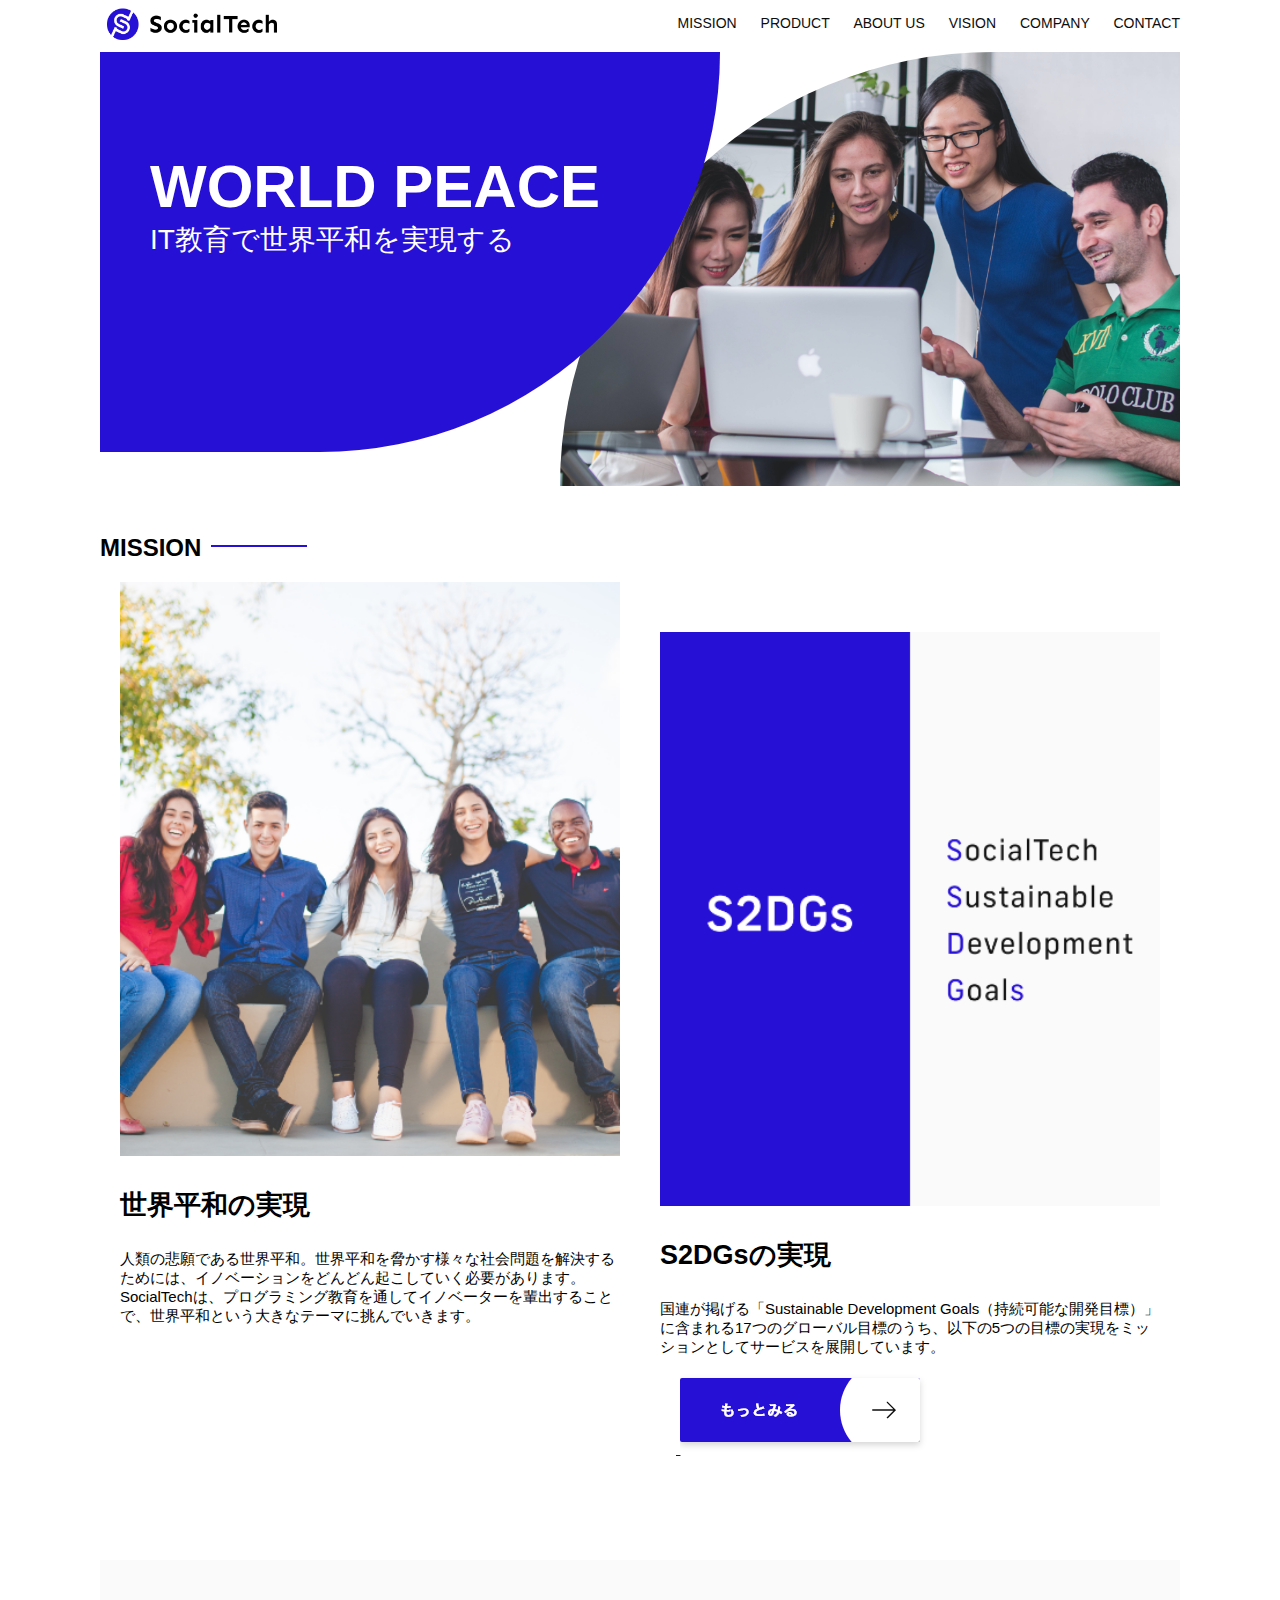
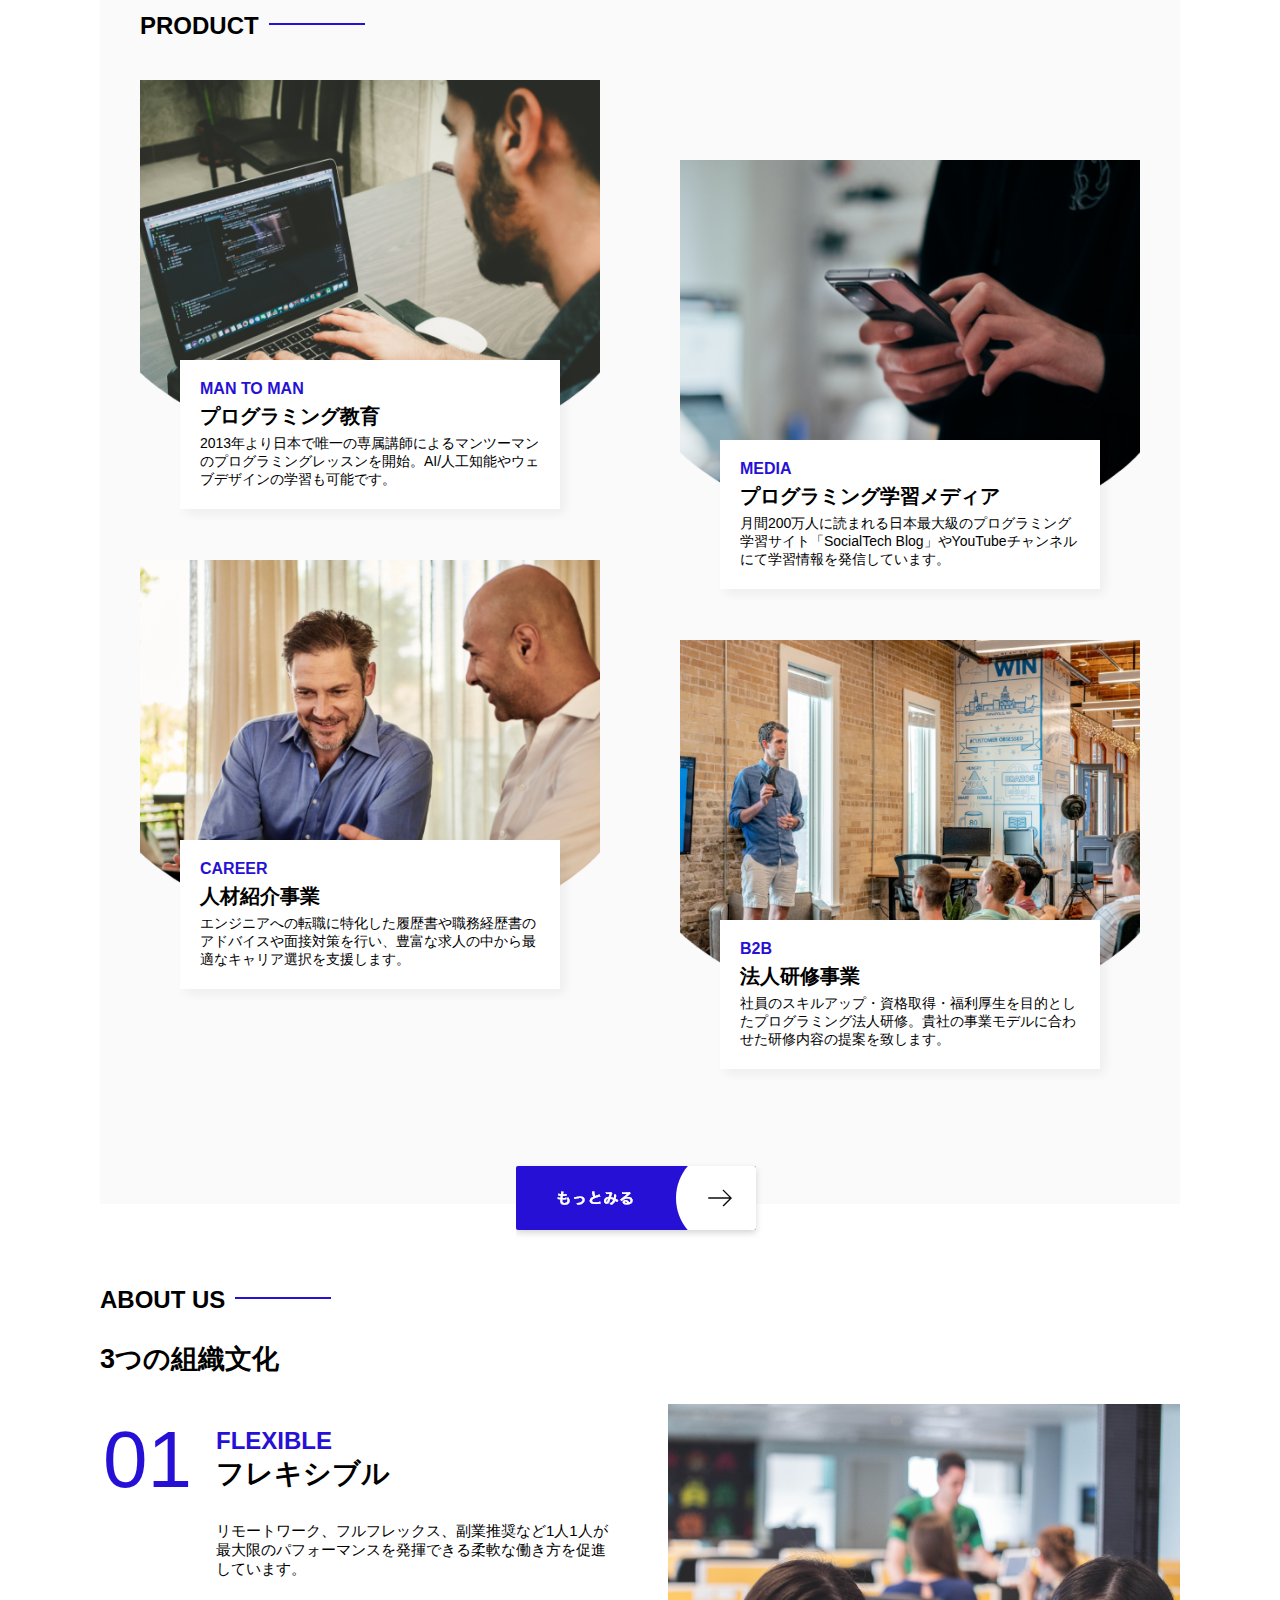
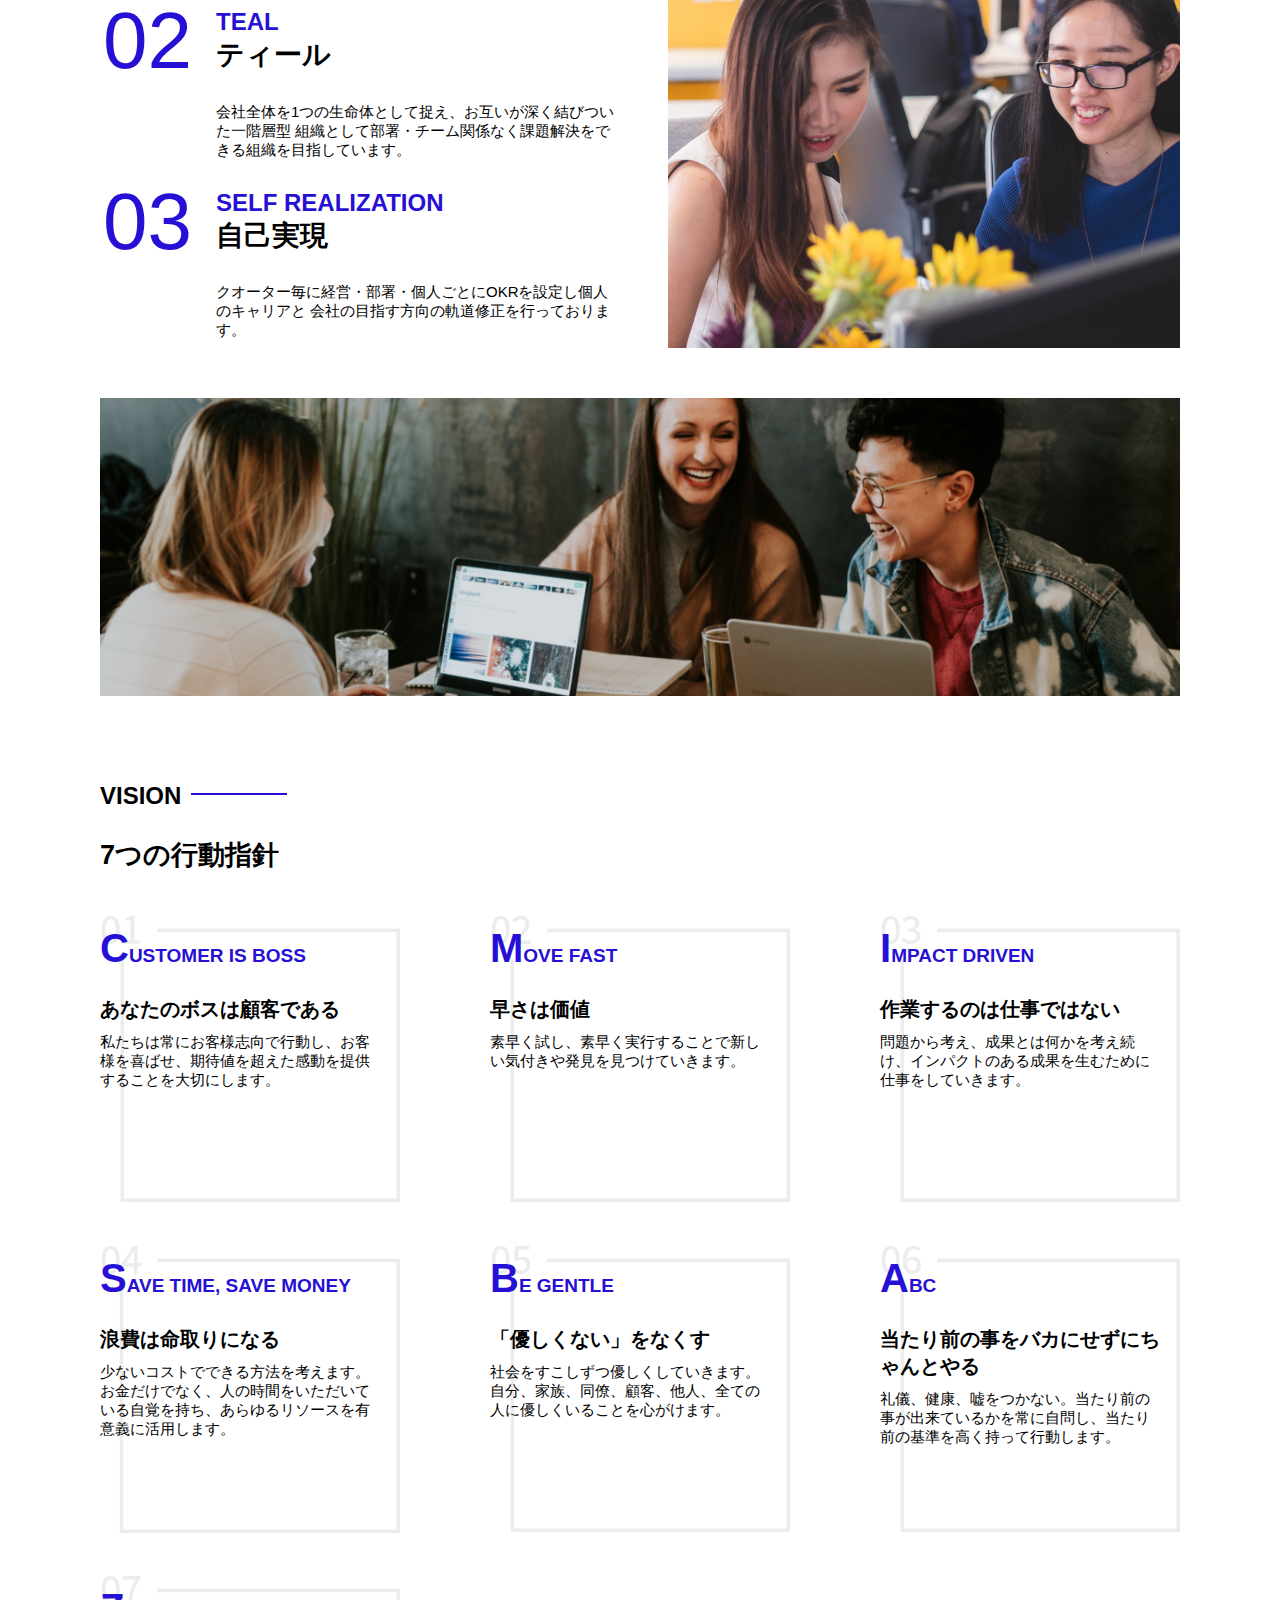
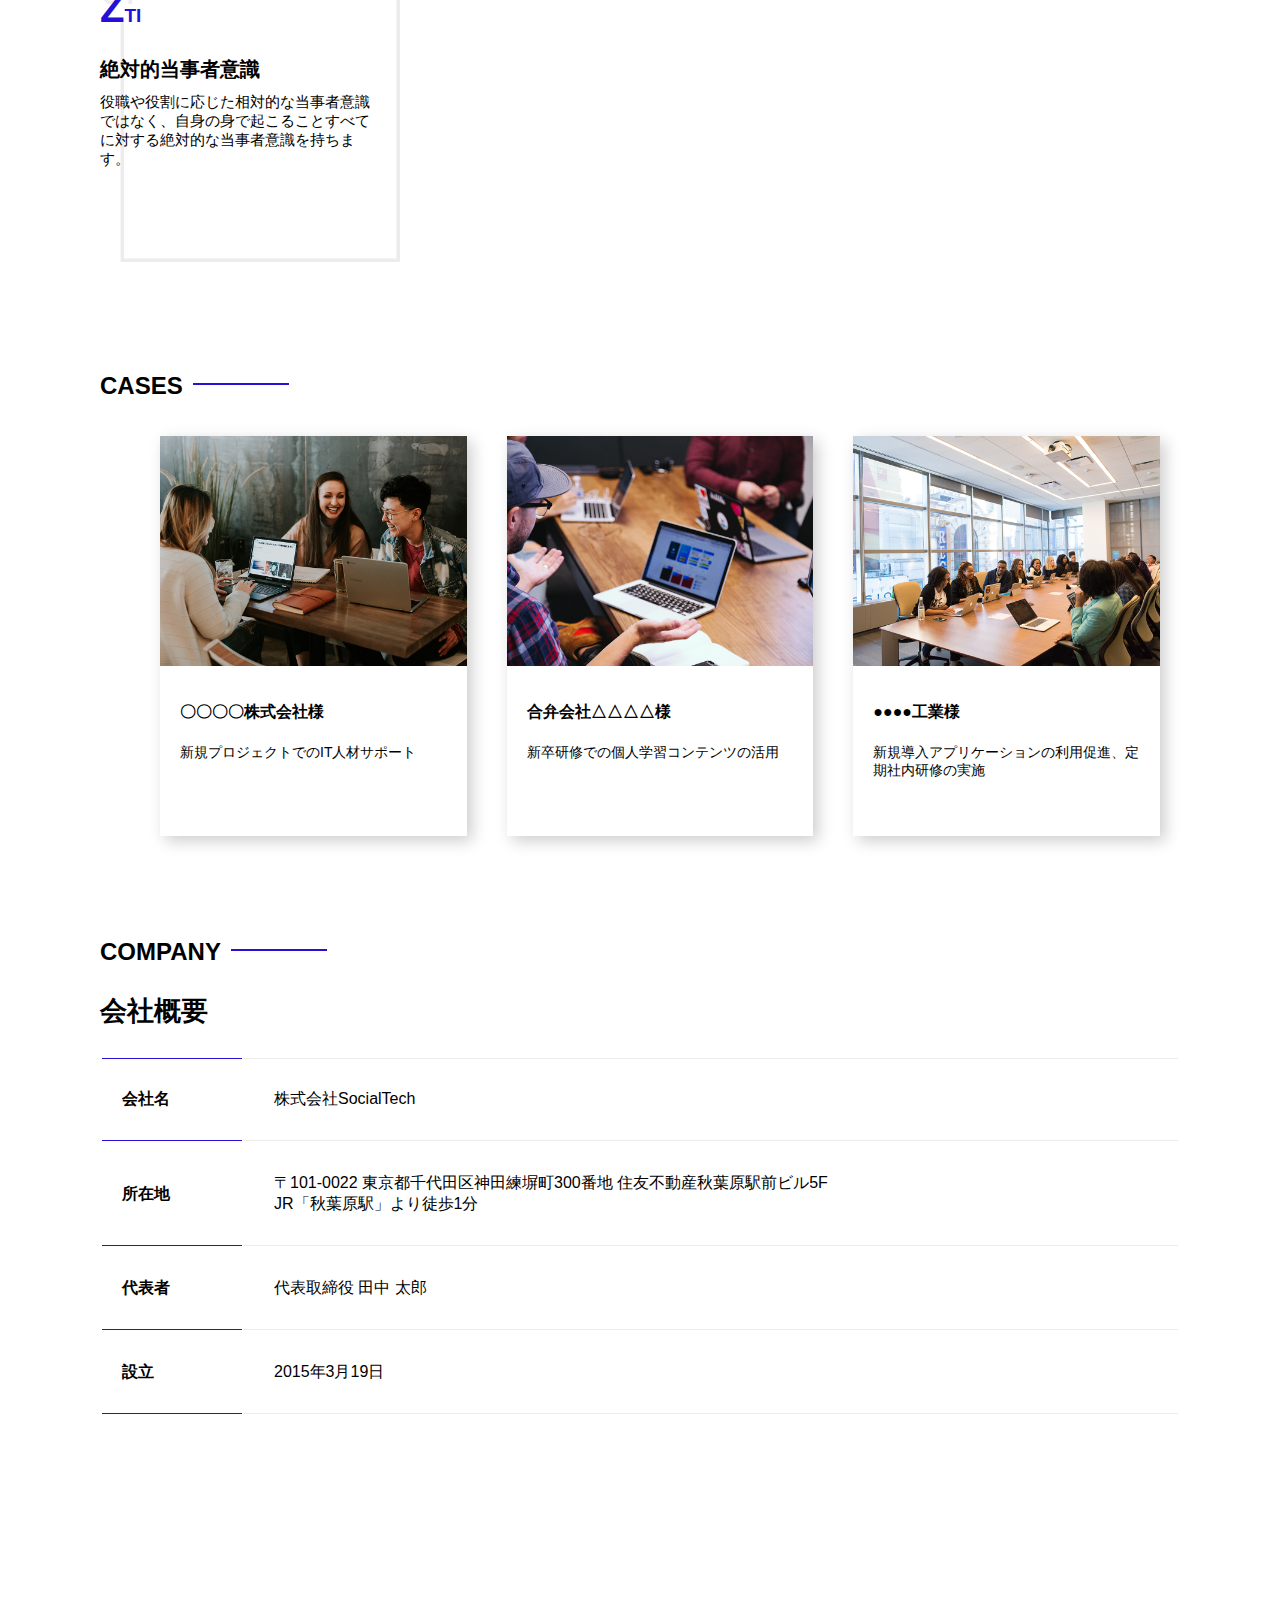
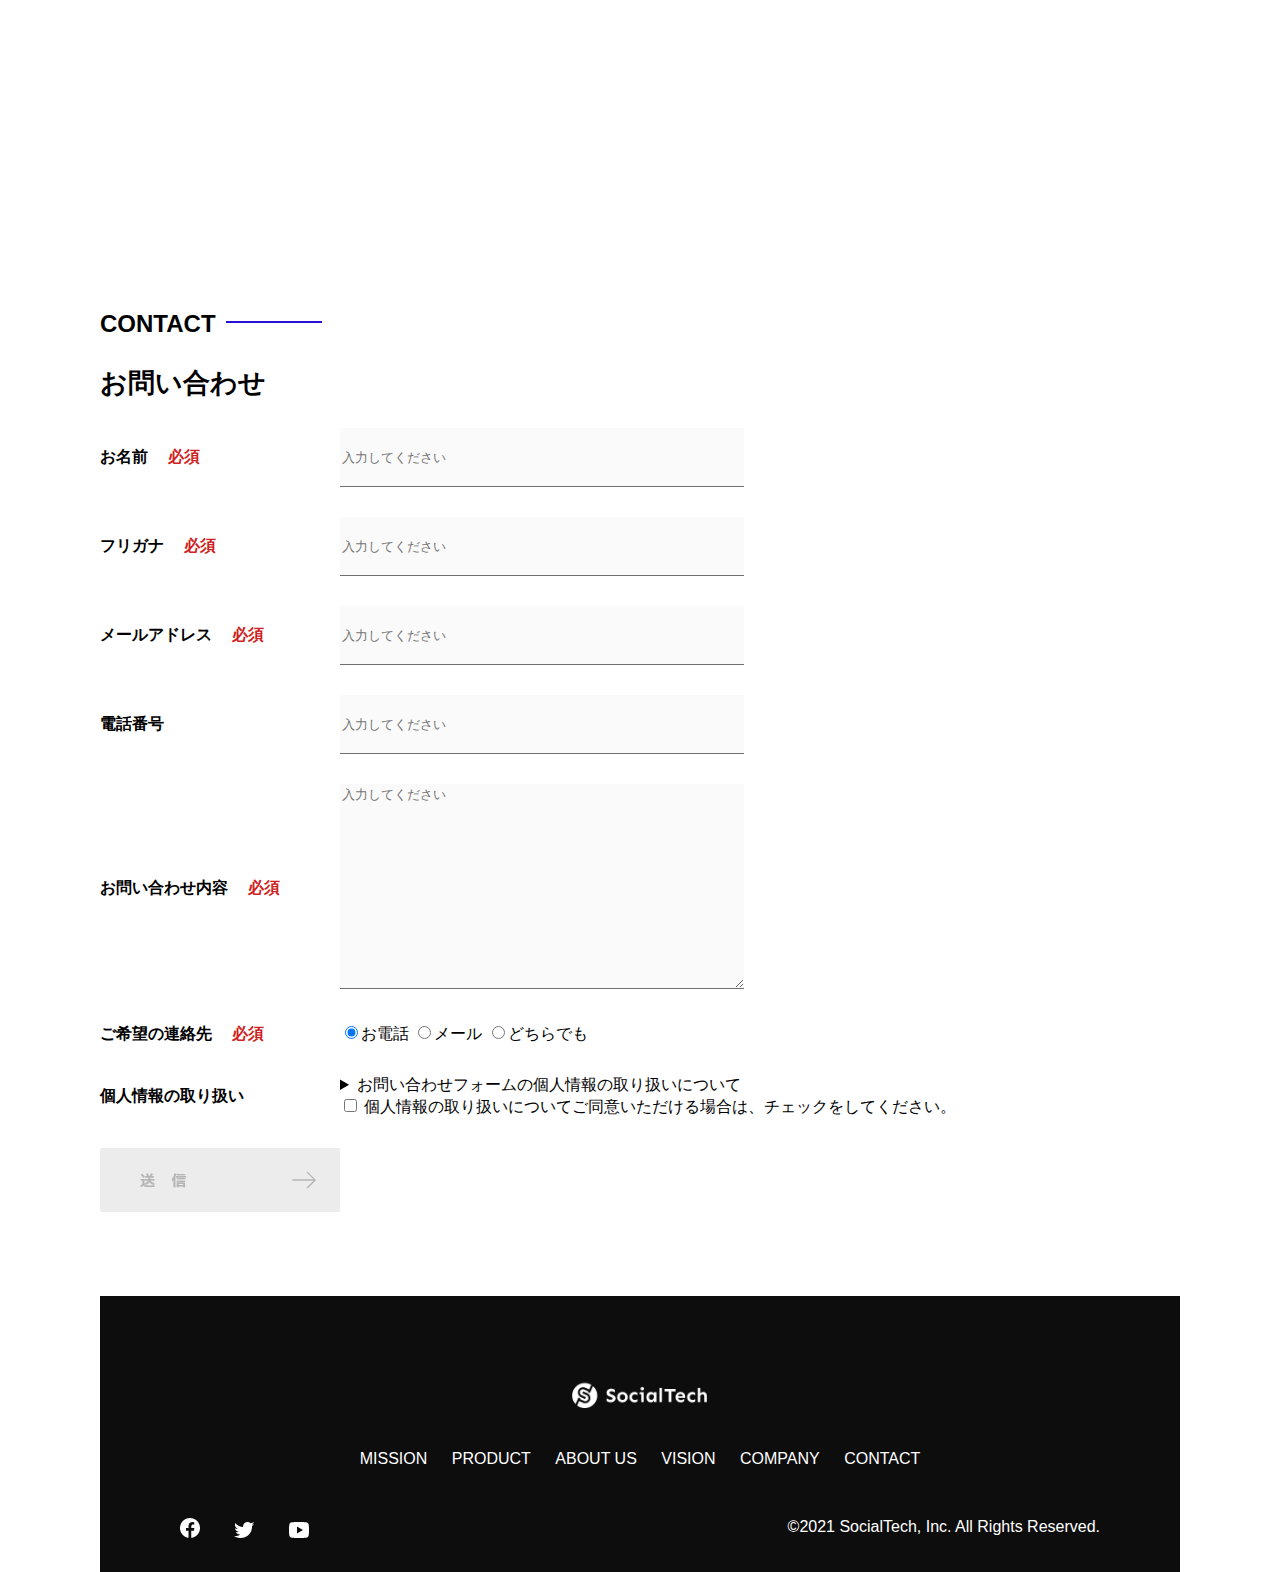
<file: index.html>
<!DOCTYPE html>
<html>
  <head>
    <title>SocialTech</title>
    <meta charset="utf-8">
    <meta name="description" content="SocialTechはEdTech業界のリーディングカンパニーを目指します。">
    <meta name="viewport" content="width=device-width, initial-scale=1.0">
    <link rel="stylesheet" href="style.css">
  </head>
  <body>
    <!--ヘッダー　-->
    <header>
      <!-- ロゴ　-->
      <a href="index.html" id="logo"><img src="images/logo.png" alt="トップページに戻る"></a>

      <!-- PC用ナビゲーション-->
      <nav id="nav-pc">
        <a href="mission.html">MISSION</a>
        <a href="product.html">PRODUCT</a>
        <a href="index.html#aboutus">ABOUT US</a>
        <a href="index.html#vision">VISION</a>
        <a href="index.html#company">COMPANY</a>
        <a href="index.html#contact">CONTACT</a>
      </nav>
      <!-- スマホ用メニューボタン　-->
      <img id="menu-sp" src="images/button-menu.png" alt="ナビゲーションを開く" onclick="document.getElementById('nav-sp').style.display = 'block'">
      <!-- スマホ用ナビゲーション　-->
      <nav id="nav-sp">
        <img id="close" src="images/button-close.png" alt="ナビゲーションを閉じる" onclick="document.getElementById('nav-sp').style.display = 'none'">
        <a id="logo-sp" href="index.html" onclick="document.getElementById('nav-sp').style.display = 'none'"><img
          src="images/logo-sp.png" alt="トップページに戻る"></a>
        <a class="menu" href="mission.html" onclick="document.getElementById('nav-sp').style.display = 'none'">MISSION</a>
        <a class="menu" href="product.html" onclick="document.getElementById('nav-sp').style.display = 'none'">PRODUCT</a>
        <a class="menu" href="index.html#aboutus" onclick="document.getElementById('nav-sp').style.display = 'none'">ABOUT US</a>
        <a class="menu" href="index.html#vision" onclick="document.getElementById('nav-sp').style.display = 'none'">VISION</a>
        <a class="menu" href="index.html#company" onclick="document.getElementById('nav-sp').style.display = 'none'">COMPANY</a>
        <a class="menu" href="index.html#contact" onclick="document.getElementById('nav-sp').style.display = 'none'">CONTACT</a>
        <div id="sns">
          <a href="https://www.facebook.com/sejuku2013"><img src="images/button-facebook.png" alt="Facebookのリンク"></a>
          <a href="https://twitter.com/samuraijuku"><img src="images/button-twitter.png" alt="Twitterのリンク"></a>
          <a href="https://www.youtube.com/channel/UCCFOQO5aDK0xXam4cUQXT8g"><img src="images/button-youtube.png" alt="YouTubeのリンク"></a>
        </div>
      </nav>
    </header>
    <main>
      <article>
        <!-- メインビジュアル -->
        <section id="main-visual">
          <div id="main-message">
              <h1>WORLD PEACE</h1>
              <p>IT教育で世界平和を実現する</p>
          </div>
          <img src="images/index/index-main.png" alt="PCの周りに集まる多国籍の仲間たち">
        </section>
        <!--ミッション-->
        <section id="mission">
          <h2 class="index-h2">MISSION</h2>
          <div id="mission-flex">
            <div>
              <img id="mission-photo" src="images/index/index-mission.png" alt="屋外のベンチで写真を撮影する多国籍の仲間たち">
              <h3>世界平和の実現</h3>
              <p>
                人類の悲願である世界平和。世界平和を脅かす様々な社会問題を解決するためには、イノベーションをどんどん起こしていく必要があります。SocialTechは、プログラミング教育を通してイノベーターを輩出することで、世界平和という大きなテーマに挑んでいきます。
              </p>
            </div>
            <div>
              <img id="s2dgs" src="images/index/s2dgs.png" alt="S2DGs">
              <h3>S2DGsの実現</h3>
              <p>国連が掲げる「Sustainable Development Goals（持続可能な開発目標）」に含まれる17つのグローバル目標のうち、以下の5つの目標の実現をミッションとしてサービスを展開しています。</p>
            　<a href="mission.html">
                <img src="images/button-more.png" alt="もっとみる">
            </a>
            </div>
          </div>
        </section>
        <!-- プロダクト -->
        <section id="product">
          <h2 class="index-h2">PRODUCT</h2>
          <div>
            <div id="product-left">
              <div>
                <img class="product-photo" src="images/index/index-mantoman.png" alt="PCでコードを書く男性">
                <div class="product-explain">
                  <span>MAN TO MAN</span>
                  <h3>プログラミング教育</h3>
                  <p>2013年より日本で唯一の専属講師によるマンツーマンのプログラミングレッスンを開始。AI/人工知能やウェブデザインの学習も可能です。</p>
                </div>
              </div>
              <div>
                <img class="product-photo" src="images/index/index-career.png" alt="笑顔で話し合う2人の男性">
                <div class="product-explain">
                  <span>CAREER</span>
                  <h3>人材紹介事業</h3>
                  <p>エンジニアへの転職に特化した履歴書や職務経歴書のアドバイスや面接対策を行い、豊富な求人の中から最適なキャリア選択を支援します。</p>
                </div>
              </div>
            </div>
            <div id="product-right">
              <div>
                <img class="product-photo" src="images/index/index-media.png" alt="スマートフォンを操作する人">
                <div class="product-explain">
                  <span>MEDIA</span>
                  <h3>プログラミング学習メディア</h3>
                  <p>月間200万人に読まれる日本最大級のプログラミング学習サイト「SocialTech Blog」やYouTubeチャンネルにて学習情報を発信しています。</p>
                </div>
              </div>
              <div>
                <img class="product-photo" src="images/index/index-b2b.png" alt="講演中の男性とそれを聴く人々">
                <div class="product-explain">
                  <span>B2B</span>
                  <h3>法人研修事業</h3>
                  <p>社員のスキルアップ・資格取得・福利厚生を目的としたプログラミング法人研修。貴社の事業モデルに合わせた研修内容の提案を致します。</p>
                </div>
              </div>
            </div>
          </div>
          <div>
            <a id="product-more" href="product.html">
              <img src="images/button-more.png" alt="もっとみる">
            </a>
          </div>
        </section>
        <!-- ABOUT US -->
        <section id="aboutus">
          <h2 class="index-h2">ABOUT US</h2>
          <h3>3つの組織文化</h3>
          <div>
            <table class="culture-table">
              <tr>
                <td>
                  <span class="culture-num">01</span>
                </td>
                <td>
                  <span class="culture-en">FLEXIBLE</span>
                  <span class="culture-jp">フレキシブル</span>
                </td>
              </tr>
              <tr>
                <td>
                  <!--空のセル-->
                </td>
                <td>
                  <p class="culture-description">
                    リモートワーク、フルフレックス、副業推奨など1人1人が最大限のパフォーマンスを発揮できる柔軟な働き方を促進しています。
                  </p>
                </td>
              </tr>
              <tr>
                <td>
                  <span class="culture-num">02</span>
                </td>
                <td>
                  <span class="culture-en">TEAL</span>
                  <span class="culture-jp">ティール</span>
                </td>
              </tr>
              <tr>
                <td>
                  <!--空のセル-->
                </td>
                <td>
                  <p class="culture-description">
                    会社全体を1つの生命体として捉え、お互いが深く結びついた一階層型
                    組織として部署・チーム関係なく課題解決をできる組織を目指しています。
                  </p>
                </td>
              </tr>
              <tr>
                <td>
                  <span class="culture-num">03</span>
                </td>
                <td>
                  <span class="culture-en">SELF REALIZATION</span>
                  <span class="culture-jp">自己実現</span>
                </td>
              </tr>
              <tr>
                <td>
                  <!--空のセル-->
                </td>
                <td>
                  <p class="culture-description">
                    クオーター毎に経営・部署・個人ごとにOKRを設定し個人のキャリアと
                    会社の目指す方向の軌道修正を行っております。
                  </p>
                </td>
              </tr>
            </table>
            <img class="culture-img" src="images/index/index-aboutus1.png" alt="笑顔で話し合う2人の女性">
          </div>
          <img class="culture-img2" src="images/index/index-aboutus2.png" alt="笑顔で話し合う3人の男女">
        </section>
        <!-- VISION -->
        <section id="vision">
          <h2 class="index-h2">VISION</h2>
          <h3>7つの行動指針</h3>
          <div>
            <div class="vision-box">
              <img src="images/index/vision-01.png" alt="01">
              <span>
                <h4>CUSTOMER IS BOSS</h4>
                <h5>あなたのボスは顧客である</h5>
                <p>私たちは常にお客様志向で行動し、お客様を喜ばせ、期待値を超えた感動を提供することを大切にします。</p>
              </span>
            </div>
            <div class="vision-box">
              <img src="images/index/vision-02.png" alt="02">
              <span>
                <h4>MOVE FAST</h4>
                <h5>早さは価値</h5>
                <p>素早く試し、素早く実行することで新しい気付きや発見を見つけていきます。</p>
              </span>
            </div>
            <div class="vision-box">
              <img src="images/index/vision-03.png" alt="03">
              <span>
                <h4>IMPACT DRIVEN</h4>
                <h5>作業するのは仕事ではない</h5>
                <p>問題から考え、成果とは何かを考え続け、インパクトのある成果を生むために仕事をしていきます。</p>
              </span>
            </div>
            <div class="vision-box">
              <img src="images/index/vision-04.png" alt="04">
              <span>
                <h4>SAVE TIME, SAVE MONEY</h4>
                <h5>浪費は命取りになる</h5>
                <p>少ないコストでできる方法を考えます。お金だけでなく、人の時間をいただいている自覚を持ち、あらゆるリソースを有意義に活用します。</p>
              </span>
            </div>
            <div class="vision-box">
              <img src="images/index/vision-05.png" alt="05">
              <span>
                <h4>BE GENTLE</h4>
                <h5>「優しくない」をなくす</h5>
                <p>社会をすこしずつ優しくしていきます。自分、家族、同僚、顧客、他人、全ての人に優しくいることを心がけます。</p>
              </span>
            </div>
            <div class="vision-box">
              <img src="images/index/vision-06.png" alt="06">
              <span>
                <h4>ABC</h4>
                <h5>当たり前の事をバカにせずにちゃんとやる</h5>
                <p>礼儀、健康、嘘をつかない。当たり前の事が出来ているかを常に自問し、当たり前の基準を高く持って行動します。</p>
              </span>
            </div>
            <div class="vision-box">
              <img src="images/index/vision-07.png" alt="07">
              <span>
                <h4>ZTI</h4>
                <h5>絶対的当事者意識</h5>
                <p>役職や役割に応じた相対的な当事者意識ではなく、自身の身で起こることすべてに対する絶対的な当事者意識を持ちます。</p>
              </span>
            </div>
          </div>
        </section>
        <section id="cases">
            <h2 class="index-h2">CASES</h2>
          <ul>
            <li class="case-card">
              <img class="case-img" src="images/index/case-1.png" alt="仲良く語り合う3人">
              <div class="case-info">
                <h4 class="name">〇〇〇〇株式会社様</h4>
                <p class="case-content">新規プロジェクトでのIT人材サポート</p>
              </div>
            </li>
            <li class="case-card">
              <img class="case-img" src="images/index/case-2.png" alt="PCでコンテンツを見る">
              <div class="case-info">
                <h4 class="name">合弁会社△△△△様</h4>
                <p class="case-content">新卒研修での個人学習コンテンツの活用</p>
              </div>
            </li>
            <li class="case-card">
              <img class="case-img" src="images/index/case-3.png" alt="社内研修中の会議室">
              <div class="case-info">
                <h4 class="name">●●●●工業様</h4>
                <p class="case-content">新規導入アプリケーションの利用促進、定期社内研修の実施</p>
              </div>
            </li>
          </ul>
        </section>


        <!-- COMPANY -->
        <section id="company">
          <h2 class="index-h2">COMPANY</h2>
          <h3>会社概要</h3>
          <table id="company-table">
            <tr>
              <th class="tableheader-first">会社名</th>
              <td class="cell-first">株式会社SocialTech</td>
            </tr>
            <tr>
              <th class="tableheader">所在地</th>
              <td class="cell">〒101-0022 東京都千代田区神田練塀町300番地 住友不動産秋葉原駅前ビル5F<br>JR「秋葉原駅」より徒歩1分</td>
            </tr>
            <tr>
              <th class="tableheader">代表者</th>
              <td class="cell">代表取締役 田中 太郎</td>
            </tr>
            <tr>
              <th class="tableheader">設立</th>
              <td class="cell">2015年3月19日</td>
            </tr>
          </table>
          <iframe
            src="https://www.google.com/maps/embed?pb=!1m18!1m12!1m3!1d3240.0688540195165!2d139.7746526!3d35.6999232!2m3!1f0!2f0!3f0!3m2!1i1024!2i768!4f13.1!3m3!1m2!1s0x60188fee13660e23%3A0x77137876edf742ac!2z5L2P5Y-L5LiN5YuV55Sj56eL6JGJ5Y6f6aeF5YmN44OT44Or!5e0!3m2!1sja!2sjp!4v1716614173987!5m2!1sja!2sjp" 
            style="border:0;" allowfullscreen="" loading="lazy" referrerpolicy="lazy">
          </iframe>
        </section>
        <!-- お問い合わせフォーム -->
        <section id="contact">
          <h2 class="index-h2">CONTACT</h2>
          <h3>お問い合わせ</h3>
          <form>
            <div>
              <div class="contact-heading">
                <label class="contact-label">お名前<span class="contact-span">必須</span></label>
              </div>
              <div>
                <input type="text" name="name" placeholder="入力してください" class="contact-textbox">
              </div>
            </div>
            <div>
              <div class="contact-heading">
                <label class="contact-label">フリガナ<span class="contact-span">必須</span></label>
              </div>
              <div>
              <input type="text" name="hurigana" placeholder="入力してください" class="contact-textbox">
              </div>
            </div>
            <div>
              <div class="contact-heading">
                <label class="contact-label">メールアドレス<span class="contact-span">必須</span></label>
              </div>
              <div>
                <input type="text" name="email"placeholder="入力してください" class="contact-textbox">
              </div>
            </div>
            <div>
              <div class="contact-heading">
                <label class="contact-label">電話番号</label>
              </div>
              <div>
                <input type="text" name="tel" placeholder="入力してください" class="contact-textbox">
              </div>
            </div>
            <div>
              <div class="contact-heading">
                <label class="contact-label">お問い合わせ内容<span class="contact-span">必須</span></label>
              </div>
              <div>
                <textarea class="contact-textarea" placeholder="入力してください" name="message"></textarea>
              </div>
            </div>
            <div>
              <div class="contact-heading">
                <label class="contact-label">ご希望の連絡先<span class="contact-span">必須</span></label>
              </div>
              <div>
                <input class="radiobutton" type="radio" value="tel" name="contact" checked><label>お電話</label>
                <input class="radiobutton" type="radio" value="mail" name="contact"><label>メール</label>
                <input class="radiobutton" type="radio" value="both" name="contact"><label>どちらでも</label>
              </div>
            </div>
            <div>
              <div class="contact-heading">
                <label class="contact-label">個人情報の取り扱い</label>
              </div>
              <div>
                <details>
                  <summary>お問い合わせフォームの個人情報の取り扱いについて</summary>
                  <div>
                    <span>１．組織の名称又は氏名</span><br>
                    株式会社SocialTech<br><br>
                    <span>２．個人情報保護管理者（若しくはその代理人）の氏名又は職名、所属及び連絡先
                      鈴木 一郎 コーポレート部</span><br>
                    メールアドレス：samurai@example.com<br>
                    TEL：03-1234-5678<br>
                    <span>３．個人情報の利用目的</span><br>
                    ・本サービス及び本サービスに関連する情報の提供又はそれらに関する連絡のため<br>
                    ・ユーザーの本人確認のため<br>
                    ・当社サービスのご案内のため<br>
                    ・当社の商品等の広告または宣伝（電子メールによるものを含むものとします。）<br><br>
                    <span>４．個人情報の取り扱い業務の委託</span><br>
                    個人情報の取扱業務の全部または一部を外部に業務委託する場合があります。<br>
                    その際、弊社は、個人情報を適切に保護できる管理体制を敷き実行していることを条件として<br>
                    委託先を厳選したうえで、機密保持契約を委託先と締結し、お客様の個人情報を厳密に管理させます。<br><br>
                    <span>５．個人情報の開示等の請求</span><br>
                    お客様は、弊社に対してご自身の個人情報の開示等（利用目的の通知、開示、内容の訂正・追加・削除、利用の停止または消去、第三者への提供の停止）に関して、当社問合わせ窓口に申し出ることができます。<br>
                    その際、弊社はお客様ご本人を確認させていただいたうえで、合理的な期間内に対応いたします。<br><br>
                    なお、個人情報に関する弊社問合わせ先は、次の通りです。<br><br>
                    株式会社SocialTech　個人情報問合せ窓口<br>
                    〒101-0022 東京都千代田区神田練塀町300番地 住友不動産秋葉原駅前ビル5F<br>
                    メールアドレス：samurai@example.com　TEL：03-1234-5678<br><br>
                    <span>６．個人情報を提供されることの任意性について</span><br><br>
                    お客様がご自身の個人情報を弊社に提供されるか否かは、お客様のご判断によりますが、もしご提供されない場合には、適切なサービスが提供できない場合がありますので予めご了承ください。
                  </div>
                </details>
                <input type="checkbox" name="agree">
                <span>個人情報の取り扱いについてご同意いただける場合は、チェックをしてください。</span>
              </div>
            </div>
              <input type="image" src="images/button-submit.png" alt="送信する">
            </form>
        </section>
      </article>
      <footer>
        <div id="footer-logo">
          <img src="images/logo-sp.png" alt="SocialTech">
        </div>
        <div id="footer-link">
          <a href="mission.html">MISSION</a>
          <a href="product.html">PRODUCT</a>
          <a href="index.html#aboutus">ABOUT US</a>
          <a href="index.html#vision">VISION</a>
          <a href="index.html#company">COMPANY</a>
          <a href="index.html#contact">CONTACT</a>
        </div>
        <div id="sns-footer">
          <a href="https://www.facebook.com/sejuku2013"><img src="images/button-facebook.png" alt="Facebookのリンク"></a>
          <a href="https://twitter.com/samuraijuku"><img src="images/button-twitter.png" alt="Twitterのリンク"></a>
          <a href="https://www.youtube.com/channel/UCCFOQO5aDK0xXam4cUQXT8g"><img src="images/button-youtube.png" alt="YouTubeのリンク"></a>
          <span id="copyright">&copy;2021 SocialTech, Inc. All Rights Reserved.</span>
        </div>
      </footer>
    </main>
  </body>
</html>
</file>
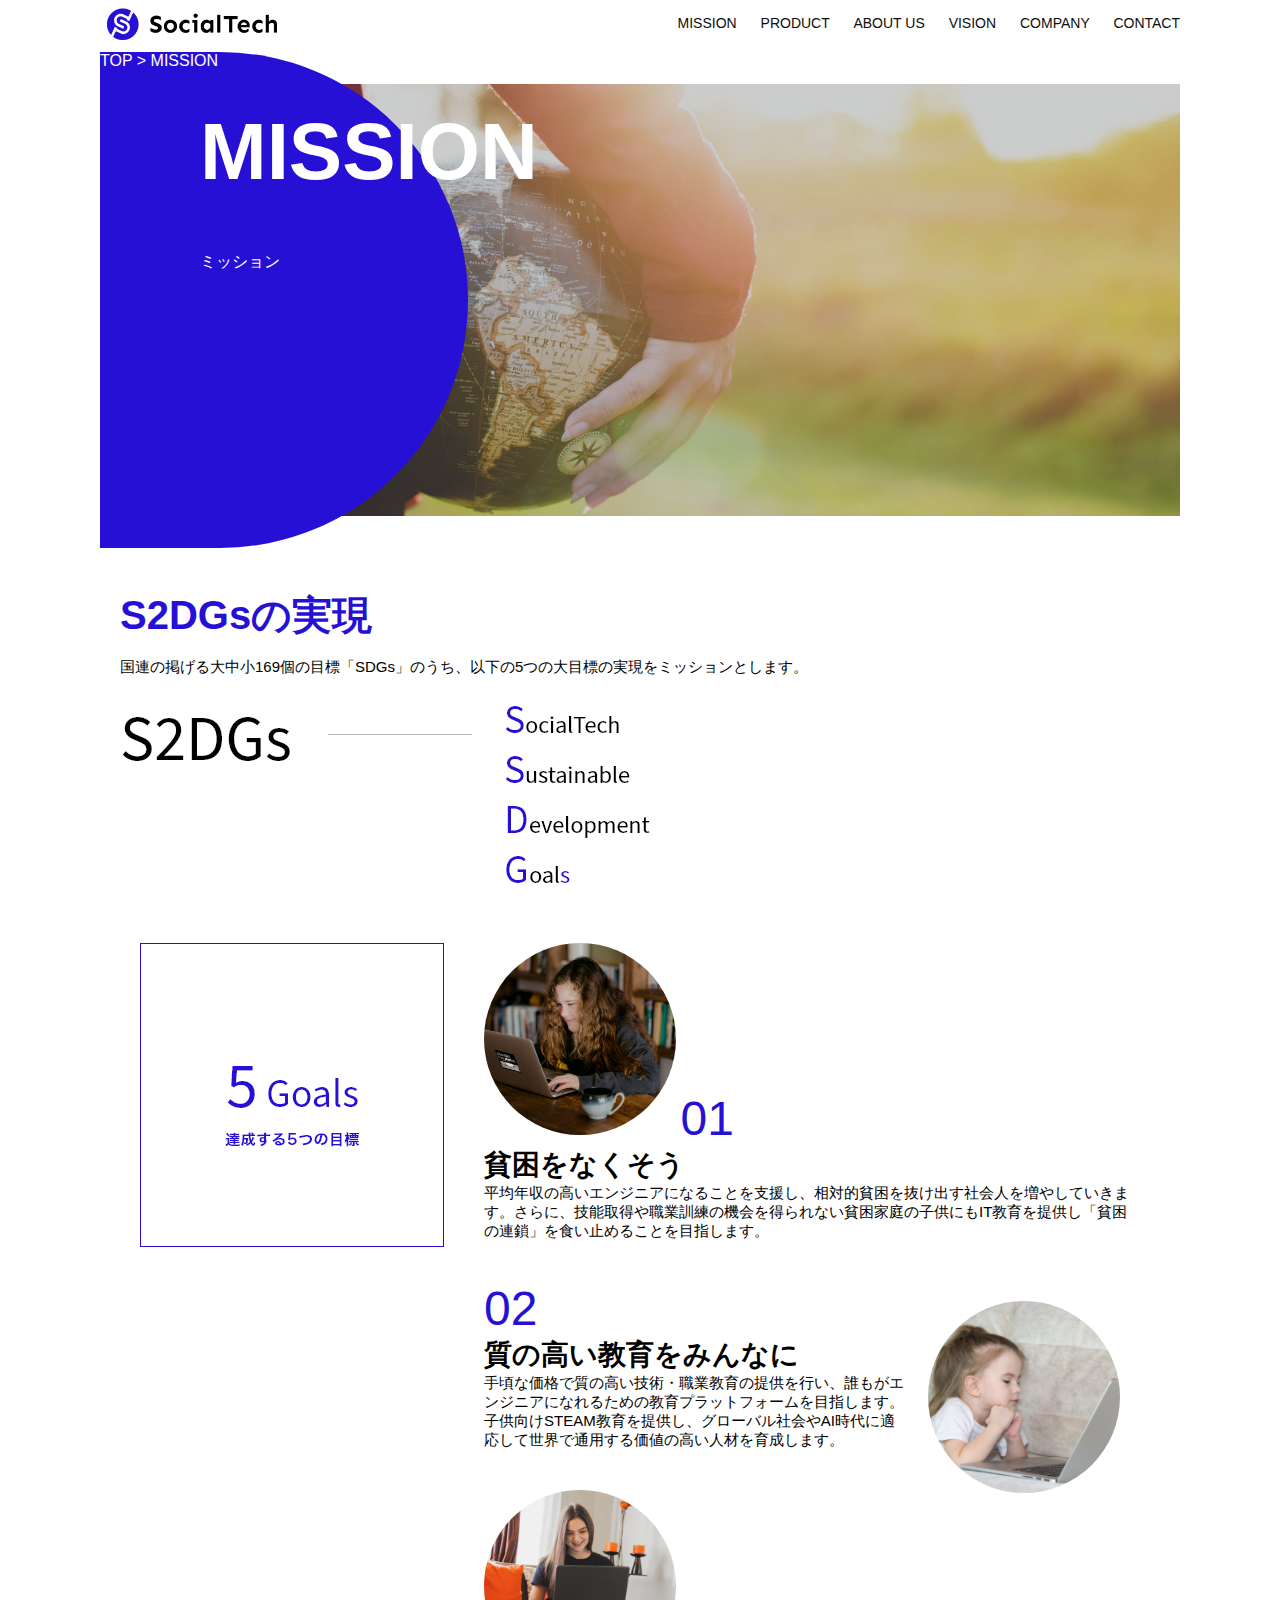
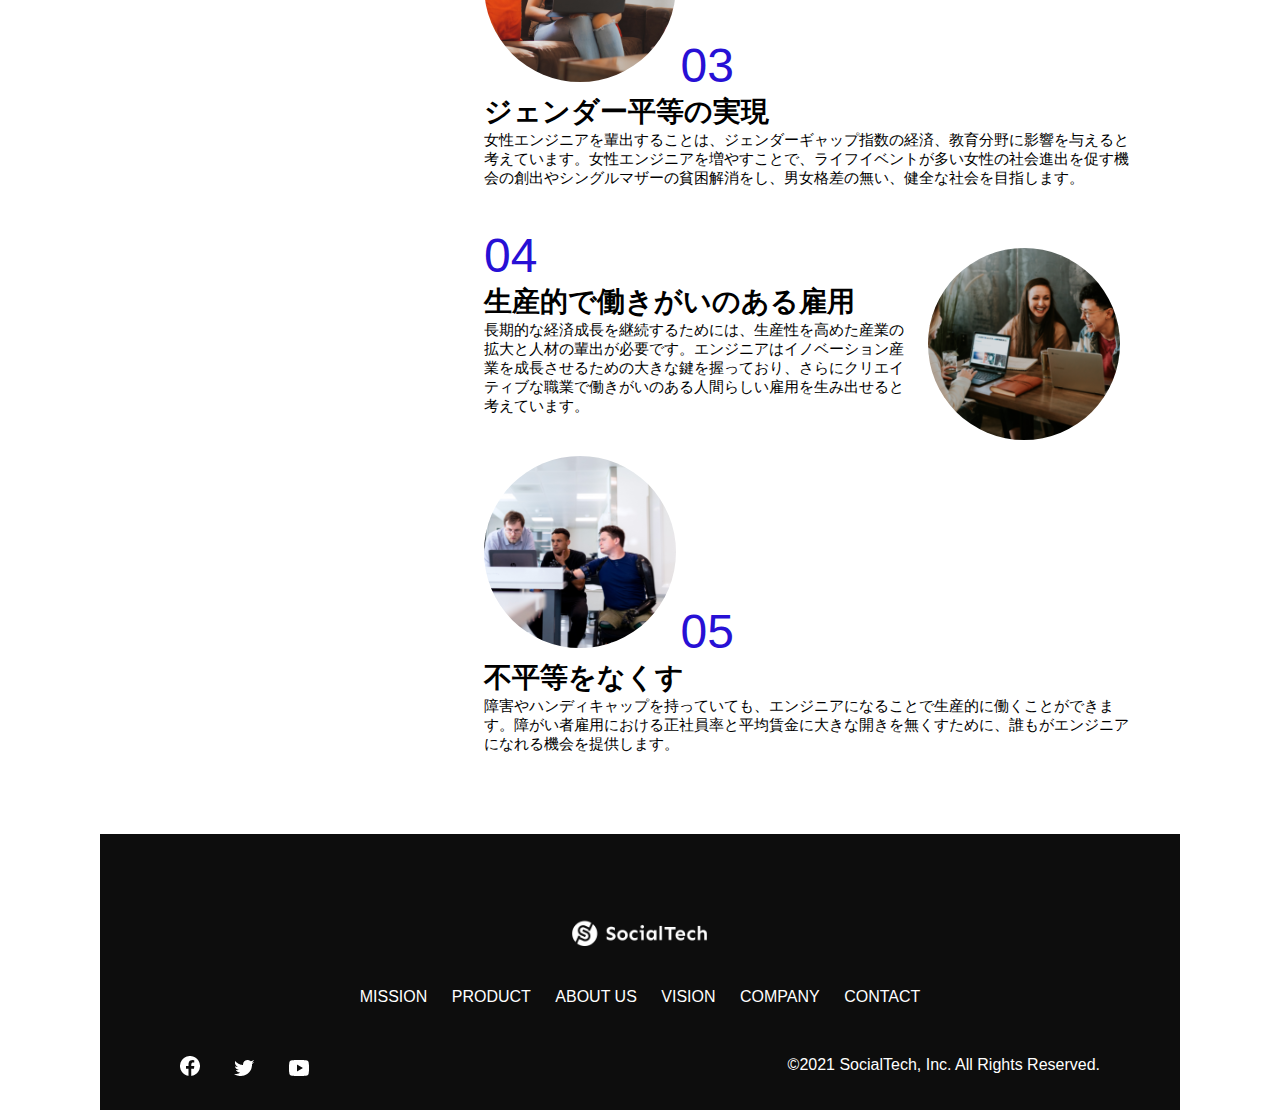
<file: mission.html>
<!DOCTYPE html>
  <html>
  <head>
    <title>SocialTech - MISSION ミッション -</title>
    <meta charset="UTF-8">
    <meta name="description" content="SocialTechが目指す5つの目標（S2DGs）を紹介します">
    <meta name="viewport" content="width=device-width, initial-scale=1.0">
    <link rel="stylesheet" href="style.css">
  </head>

  <body>
    <!-- ヘッダー -->
    <header>
      <!-- ロゴ -->
      <a href="index.html" id="logo"><img src="images/logo.png" alt="トップページに戻る"></a>

      <!-- PC用ナビゲーション -->
      <nav id="nav-pc">
        <a href="mission.html">MISSION</a>
        <a href="product.html">PRODUCT</a>
        <a href="index.html#aboutus">ABOUT US</a>
        <a href="index.html#vision">VISION</a>
        <a href="index.html#company">COMPANY</a>
        <a href="index.html#contact">CONTACT</a>
      </nav>

      <!-- スマホ用メニューボタン -->
      <img id="menu-sp" src="images/button-menu.png" alt="ナビゲーションを開く" onclick="document.getElementById('nav-sp').style.display = 'block'">

      <!-- スマホ用ナビゲーション -->
      <nav id="nav-sp">
        <img id="close" src="images/button-close.png" alt="ナビゲーションを閉じる" onclick="document.getElementById('nav-sp').style.display = 'none'">
        <a id="logo-sp" href="index.html" onclick="document.getElementById('nav-sp').style.display = 'none'"><img
            src="images/logo-sp.png" alt="トップページに戻る"></a>
        <a class="menu" href="mission.html" onclick="document.getElementById('nav-sp').style.display = 'none'">MISSION</a>
        <a class="menu" href="product.html" onclick="document.getElementById('nav-sp').style.display = 'none'">PRODUCT</a>
        <a class="menu" href="index.html#aboutus" onclick="document.getElementById('nav-sp').style.display = 'none'">ABOUT
          US</a>
        <a class="menu" href="index.html#vision"
          onclick="document.getElementById('nav-sp').style.display = 'none'">VISION</a>
        <a class="menu" href="index.html#company"
          onclick="document.getElementById('nav-sp').style.display = 'none'">COMPANY</a>
        <a class="menu" href="index.html#contact"
          onclick="document.getElementById('nav-sp').style.display = 'none'">CONTACT</a>
        <div id="sns">
          <a href="https://www.facebook.com/sejuku2013"><img src="images/button-facebook.png" alt="Facebookのリンク"></a>
          <a href="https://twitter.com/samuraijuku"><img src="images/button-twitter.png" alt="Twitterのリンク"></a>
          <a href="https://www.youtube.com/channel/UCCFOQO5aDK0xXam4cUQXT8g"><img src="images/button-youtube.png" alt="YouTubeのリンク"></a>
        </div>
      </nav>
    </header>
    <main>
      <article>
        <section id="mission-main">
          <div id="mission-title">
            <h1>MISSION</h1>
            <span>ミッション</span>
            <div>TOP > MISSION</div>
          </div>
        </section>
        <section id="mission-s2dgs">
          <h2 class="mission-h2">S2DGsの実現</h2>
          <p>国連の掲げる大中小169個の目標「SDGs」のうち、以下の5つの大目標の実現をミッションとします。</p>
          <img src="images/mission/mission-s2dgs.png" alt="S2DGs">
        </section>
        <section id="mission-5goals">
          <div>
            <img id="s2dgs-image" src="images/mission/mission-5goals.png" alt="5Goals">
          </div>
          <div>
            <div>
              <img class="fivegoals-image-left" src="images/mission/mission-5goals01.png" alt="PCを操作する女の子">
              <span class="fivegoals-number">01</span>
              <h3 class="fivegoals-h3">貧困をなくそう</h3>
              <p class="fivegoals-p">
                平均年収の高いエンジニアになることを支援し、相対的貧困を抜け出す社会人を増やしていきます。さらに、技能取得や職業訓練の機会を得られない貧困家庭の子供にもIT教育を提供し「貧困の連鎖」を食い止めることを目指します。
              </p>
            </div>

            <div>
              <img class="fivegoals-image-right" src="images/mission/mission-5goals02.png" alt="PCを見つめる小さい女の子">
              <span class="fivegoals-number">02</span>
              <h3 class="fivegoals-h3">質の高い教育をみんなに</h3>
              <p class="fivegoals-p">
                手頃な価格で質の高い技術・職業教育の提供を行い、誰もがエンジニアになれるための教育プラットフォームを目指します。子供向けSTEAM教育を提供し、グローバル社会やAI時代に適応して世界で通用する価値の高い人材を育成します。
              </p>
            </div>

            <div>
              <img class="fivegoals-image-left" src="images/mission/mission-5goals03.png" alt="PCを操作する女性">
              <span class="fivegoals-number">03</span>
              <h3 class="fivegoals-h3">ジェンダー平等の実現</h3>
              <p class="fivegoals-p">
                女性エンジニアを輩出することは、ジェンダーギャップ指数の経済、教育分野に影響を与えると考えています。女性エンジニアを増やすことで、ライフイベントが多い女性の社会進出を促す機会の創出やシングルマザーの貧困解消をし、男女格差の無い、健全な社会を目指します。
              </p>
            </div>

            <div>
              <img class="fivegoals-image-right" src="images/mission/mission-5goals04.png" alt="笑顔で話し合う3人の男女">
              <span class="fivegoals-number">04</span>
              <h3 class="fivegoals-h3">生産的で働きがいのある雇用</h3>
              <p class="fivegoals-p">
                長期的な経済成長を継続するためには、生産性を高めた産業の拡大と人材の輩出が必要です。エンジニアはイノベーション産業を成長させるための大きな鍵を握っており、さらにクリエイティブな職業で働きがいのある人間らしい雇用を生み出せると考えています。
              </p>
            </div>

            <div>
              <img class="fivegoals-image-left" src="images/mission/mission-5goals05.png" alt="障害を持つ男性が生き生きと働く様子">
              <span class="fivegoals-number">05</span>
              <h3 class="fivegoals-h3">不平等をなくす</h3>
              <p class="fivegoals-p">
                障害やハンディキャップを持っていても、エンジニアになることで生産的に働くことができます。障がい者雇用における正社員率と平均賃金に大きな開きを無くすために、誰もがエンジニアになれる機会を提供します。
              </p>
            </div>
          </div>
        </section>
      </article>
      <footer>
        <div id="footer-logo">
          <img src="images/logo-sp.png" alt="SocialTech">
        </div>
        <div id="footer-link">
          <a href="mission.html">MISSION</a>
          <a href="product.html">PRODUCT</a>
          <a href="index.html#aboutus">ABOUT US</a>
          <a href="index.html#vision">VISION</a>
          <a href="index.html#company">COMPANY</a>
          <a href="index.html#contact">CONTACT</a>
        </div>
        <div id="sns-footer">
          <a href="https://www.facebook.com/sejuku2013"><img src="images/button-facebook.png" alt="Facebookのリンク"></a>
          <a href="https://twitter.com/samuraijuku"><img src="images/button-twitter.png" alt="Twitterのリンク"></a>
          <a href="https://www.youtube.com/channel/UCCFOQO5aDK0xXam4cUQXT8g"><img src="images/button-youtube.png" alt="YouTubeのリンク"></a>
          <span id="copyright">&copy;2021 SocialTech, Inc. All Rights Reserved. </span>
        </div>
      </footer>
    </main>
  </body>
 
  </html>
</file>
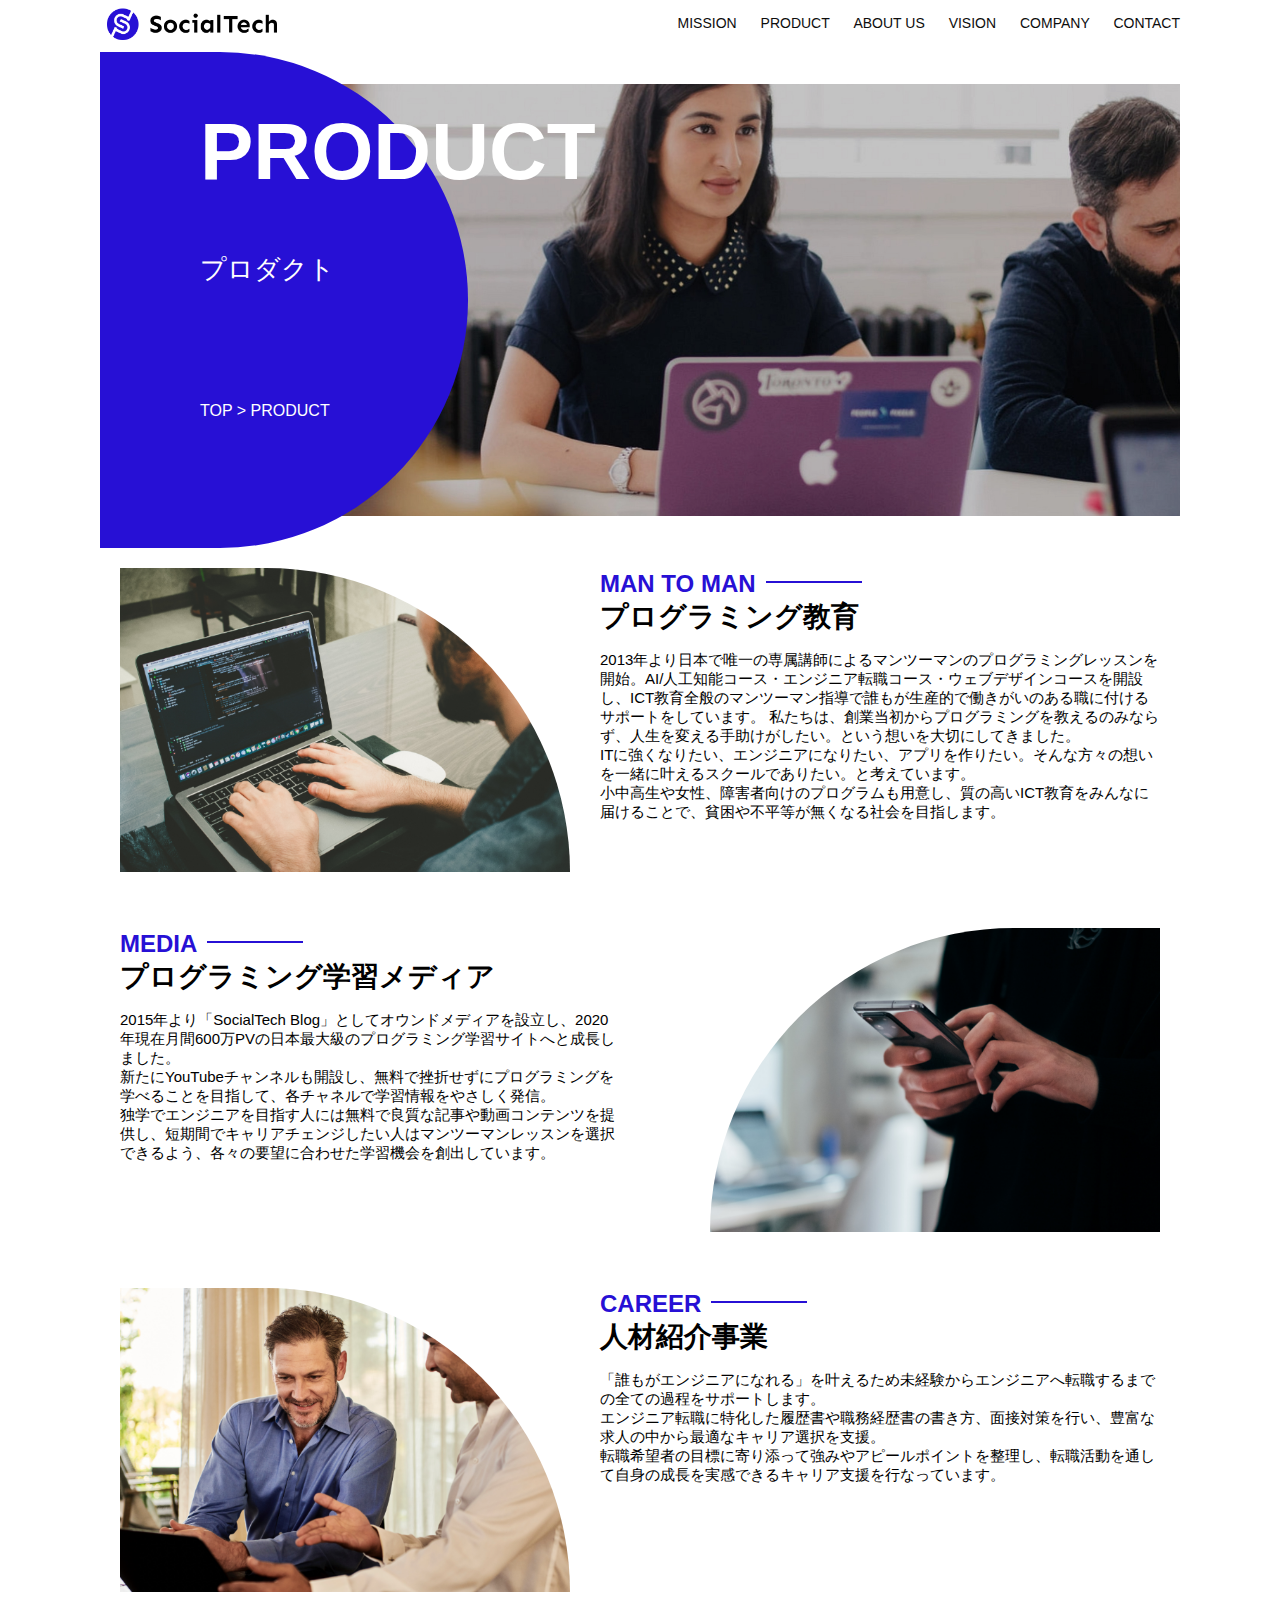
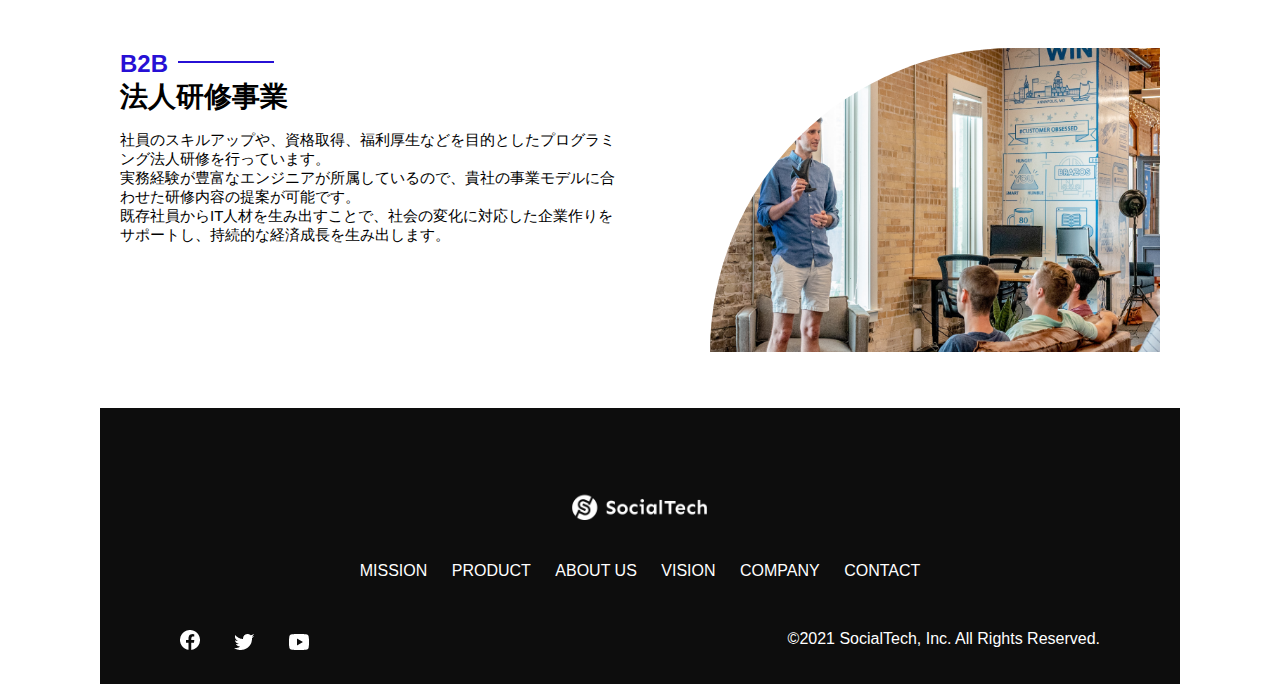
<file: product.html>
<!DOCTYPE html>
<html>
  <head>
    <title>SocialTech -PRODUCT プロダクト-</title>
    <meta charset="utf-8">
    <meta name="description" content="SocialTechの4つのプロダクトを紹介します">
    <meta name="viewport" content="width=device-width, initial-scale=1.0">
    <link rel="stylesheet" href="style.css">
  </head>

  <body>
    <!--ヘッダー　-->
    <header>
      <!-- ロゴ　-->
      <a href="index.html" id="logo"><img src="images/logo.png" alt="トップページに戻る"></a>

      <!-- PC用ナビゲーション-->
      <nav id="nav-pc">
        <a href="mission.html">MISSION</a>
        <a href="product.html">PRODUCT</a>
        <a href="index.html#aboutus">ABOUT US</a>
        <a href="index.html#vision">VISION</a>
        <a href="index.html#company">COMPANY</a>
        <a href="index.html#contact">CONTACT</a>
      </nav>

      <!-- スマホ用メニューボタン　-->
      <img id="menu-sp" src="images/button-menu.png" alt="ナビゲーションを開く" onclick="document.getElementById('nav-sp').style.display = 'block'">

      <!-- スマホ用ナビゲーション　-->
      <nav id="nav-sp">
        <img id="close" src="images/button-close.png" alt="ナビゲーションを閉じる" onclick="document.getElementById('nav-sp').style.display = 'none'">
        <a id="logo-sp" href="index.html" onclick="document.getElementById('nav-sp').style.display = 'none'"><img
          src="images/logo-sp.png" alt="トップページに戻る"></a>
        <a class="menu" href="mission.html" onclick="document.getElementById('nav-sp').style.display = 'none'">MISSION</a>
        <a class="menu" href="product.html" onclick="document.getElementById('nav-sp').style.display = 'none'">PRODUCT</a>
        <a class="menu" href="index.html#aboutus" onclick="document.getElementById('nav-sp').style.display = 'none'">ABOUT US</a>
        <a class="menu" href="index.html#vision" onclick="document.getElementById('nav-sp').style.display = 'none'">VISION</a>
        <a class="menu" href="index.html#company" onclick="document.getElementById('nav-sp').style.display = 'none'">COMPANY</a>
        <a class="menu" href="index.html#contact" onclick="document.getElementById('nav-sp').style.display = 'none'">CONTACT</a>
        <div id="sns">
          <a href="https://www.facebook.com/sejuku2013"><img src="images/button-facebook.png" alt="Facebookのリンク"></a>
          <a href="https://twitter.com/samuraijuku"><img src="images/button-twitter.png" alt="Twitterのリンク"></a>
          <a href="https://www.youtube.com/channel/UCCFOQO5aDK0xXam4cUQXT8g"><img src="images/button-youtube.png" alt="YouTubeのリンク"></a>
        </div>
      </nav>
    </header>
    <main>
      <article>
        <section id="product-main">
          <div id="product-title">
            <h1>PRODUCT</h1>
            <span>プロダクト</span>
            <div>TOP > PRODUCT</div>
          </div>
        </section>
        <section class="product-section1">
          <img src="images/product/product-mantoman.png" alt="PCでコードを書く男性">
          <div>
            <h2 class="product-h2">MAN TO MAN</h2>
            <h3 class="product-h3">プログラミング教育</h3>
            <p>
              2013年より日本で唯一の専属講師によるマンツーマンのプログラミングレッスンを開始。AI/人工知能コース・エンジニア転職コース・ウェブデザインコースを開設し、ICT教育全般のマンツーマン指導で誰もが生産的で働きがいのある職に付けるサポートをしています。
              私たちは、創業当初からプログラミングを教えるのみならず、人生を変える手助けがしたい。という想いを大切にしてきました。<br>ITに強くなりたい、エンジニアになりたい、アプリを作りたい。そんな方々の想いを一緒に叶えるスクールでありたい。と考えています。<br>小中高生や女性、障害者向けのプログラムも用意し、質の高いICT教育をみんなに届けることで、貧困や不平等が無くなる社会を目指します。
            </p>
          </div>
        </section>
        <section class="product-section2">
          <div>
            <h2 class="product-h2">MEDIA</h2>
            <h3 class="product-h3">プログラミング学習メディア</h3>
            <p>2015年より「SocialTech
              Blog」としてオウンドメディアを設立し、2020年現在月間600万PVの日本最大級のプログラミング学習サイトへと成長しました。<br>新たにYouTubeチャンネルも開設し、無料で挫折せずにプログラミングを学べることを目指して、各チャネルで学習情報をやさしく発信。<br>独学でエンジニアを目指す人には無料で良質な記事や動画コンテンツを提供し、短期間でキャリアチェンジしたい人はマンツーマンレッスンを選択できるよう、各々の要望に合わせた学習機会を創出しています。
            </p>
          </div>
          <img src="images/product/product-media.png" alt="スマートフォンを操作する人">
        </section>
        <section class="product-section1">
          <img src="images/product/product-career.png" alt="笑顔で話し合う2人の男性">
          <div>
            <h2 class="product-h2">CAREER</h2>
            <h3 class="product-h3">人材紹介事業</h3>
            <p>
              「誰もがエンジニアになれる」を叶えるため未経験からエンジニアへ転職するまでの全ての過程をサポートします。<br>エンジニア転職に特化した履歴書や職務経歴書の書き方、面接対策を行い、豊富な求人の中から最適なキャリア選択を支援。<br>転職希望者の目標に寄り添って強みやアピールポイントを整理し、転職活動を通して自身の成長を実感できるキャリア支援を行なっています。<br>
              </p>
          </div>
        </section>
        <section class="product-section2">
          <div>
            <h2 class="product-h2">B2B</h2>
            <h3 class="product-h3">法人研修事業</h3>
            <p>
              社員のスキルアップや、資格取得、福利厚生などを目的としたプログラミング法人研修を行っています。<br>実務経験が豊富なエンジニアが所属しているので、貴社の事業モデルに合わせた研修内容の提案が可能です。<br>既存社員からIT人材を生み出すことで、社会の変化に対応した企業作りをサポートし、持続的な経済成長を生み出します。
            </p>
          </div>
          <img src="images/product/product-b2b.png" alt="講演中の男性とそれを聴く人々">
        </section>
      </article>
      <footer>
        <div id="footer-logo">
          <img src="images/logo-sp.png" alt="SocialTech">
        </div>
        <div id="footer-link">
          <a href="mission.html">MISSION</a>
          <a href="product.html">PRODUCT</a>
          <a href="index.html#aboutus">ABOUT US</a>
          <a href="index.html#vision">VISION</a>
          <a href="index.html#company">COMPANY</a>
          <a href="index.html#contact">CONTACT</a>
        </div>
        <div id="sns-footer">
          <a href="https://www.facebook.com/sejuku2013"><img src="images/button-facebook.png" alt="Facebookのリンク"></a>
          <a href="https://twitter.com/samuraijuku"><img src="images/button-twitter.png" alt="Twitterのリンク"></a>
          <a href="https://www.youtube.com/channel/UCCFOQO5aDK0xXam4cUQXT8g"><img src="images/button-youtube.png" alt="YouTubeのリンク"></a>
          <span id="copyright">&copy;2021 SocialTech, Inc. All Rights Reserved.</span>
        </div>
      </footer>
    </main>
    
  </body>

</html>
</file>
<file: style.css>
/* PC,スマホ共通スタイル　*/

body {
  font-family: "Source Sans Pro", "Hiragino Kaku Gothic ProN", Meiryo, Arial, sans-serif;
  }

  p {
    font-size: 15px;
  }


/*================
PC用のスタイル
=================*/
@media screen and (min-width: 768px) {


  /* 横幅設定 */
  body {
    max-width: 1080px;
    min-width: 960px;
    margin: 0 auto 0 auto;
  }
  /* ヘッダー */
  header {
    display: flex;
    justify-content: space-between;
  }

  /* ナビゲーションのレイアウト */
  #nav-pc {
    font-size: 14px;
    padding-top: 15px;
  }

  /*ナビゲーションのリンクの装飾設定 */
  #nav-pc > a {
    text-decoration: none;
    margin-left: 20px;
  }
  #nav-pc > a:link {
    color: #0d0d0d;
  }
  #nav-pc > a:visited {
    color: #0d0d0d;
  }
  #nav-pc > a:hover {
    color:#0d0d0d;
    text-decoration: underline;
  }
  #nav-pc > a:active {
    color: #0d0d0d;
  }

  /* スマホ用ナビを非表示 */
  #nav-sp,
  #menu-sp {
    display: none;
  }

  #main-visual {
    position: relative;
    height: 400px;
  }
  #main-message {
    position: absolute;
    top: 0;
    left: 0;
    background-color: #2710d5;
    color: #ffffff;
    border-radius: 0 0 476px 0;
    max-width: 620px;
    height: 100%;
    width: 100%;
    z-index: 11;
    }
    #main-message > h1 {
    font-size: 60px;
    font-weight: bold;
    margin: 100px 0 0 50px;
    }
    #main-message > p {
    font-size: 28px;
    margin: 0 0 0 50px;
    }
    #main-visual > img {
    max-width: 620px;
    border-radius: 476px 0 0 0;
    position: absolute;
    top: 0;
    right: 0;
    z-index: 10;
    }

    /*見出し　*/
    h2 {
      margin: 40px 0 0 0;
    }

    h2::after {
      content: url("images/line.png");
      margin-left: 10px;
    }

    h3 {
      font-size: 27px;
    }

    /* ミッション */
    #mission {
      margin: 80px auto 80px auto;
      width: 100%;
    }

    #mission-flex {
      width: 100%;
      display: flex;
    }

    #mission-flex > div {
      width: 50%;
      margin: 20px;
    }

    #mission-photo {
      width: 100%;
    }

    #s2dgs {
      margin-top: 50px;
      width: 100%;
    }

    #product {
      background-color: #fafafa;
      margin: 80px 0 80px 0;
      padding: 10px 40px 0px 40px;
    }

    #product > div {
      margin-top: 40px;
      display: flex;
    }

    #product-left {
      width: 50%;
      margin-right: 20px;
    }

    #product-right {
      width: 50%;
      margin-left: 20px;
      margin-top: 80px;
    }

    #product-left > div {
      position: relative;
      height: 480px;
      margin-right: 20px;
    }

    #product-right > div {
      position: relative;
      height: 480px;
      margin-left: 20px;
    }

    .product-photo {
      width: 100%;
    }
   .product-explain {
    background-color: #ffffff;
    position: absolute;
    left: 0;
    top: 280px;
    margin: 0 40px;
    padding: 20px;
    box-shadow: 5px 5px 10px rgba(0, 0, 0, 0.05);
   }

   .product-explain > span {
    color: #2710d5;
    font-weight: bold;
    font-size: 16px;
    margin: 0;
  }

  .product-explain > h3 {
    font-size: 20px;
    margin: 5px 0;
  }

  .product-explain > p {
    font-size: 14px;
    margin: 0;
  }

  #product-more {
    margin: 0 auto -42px;
  }
/* ABOUT US */
  #aboutus {
  margin: 80px auto 80px auto;
}

/* 3つの組織文化と画像を入れる枠 */
#aboutus > div {
  display: flex;
}

/* 画像 */
.culture-img {
  width: 100%;
  align-self: flex-start;
}

.culture-img2 {
  margin-top: 50px;
  width: 100%;
}

/* 三つの組織文化の表　*/
.culture-table {
  margin-right: 50px;
}

/* 番号 */
.culture-num {
  font-size: 80px;
  color: #2710d5;
  margin: 0 20px 0 0;
}

/* 組織文化英語 */
.culture-en {
  color: #2710d5;
  font-weight: bold;
  font-size: 24px;
  display: block;
}

/* 組織文化日本語 */
.culture-jp {
  font-size: 28px;
  font-weight: bold;
}

/* 説明文 */
.culture-description {
  margin: 0;
}

#vision {
  margin: 80px auto;
}
#vision > div {
  width: 100%;
  display: flex;
  justify-content: space-between;
  flex-wrap: wrap;
}

.vision-box {
  width: 300px;
  height: 300px;
  margin-bottom: 30px;
  position: relative;
}

.vision-box > img {
  width: 100%;
  height: auto;
  position: absolute;
  top: 0;
  left: 0;
  z-index: 30;
}
.vision-box > span {
  position: absolute;
  top: 0;
  left: 0;
  z-index: 31;
  margin-right: 20px;
}
.vision-box > span > h4 {
  color: #2710d5;
  font-size: 19px;
  margin-top: 80px 0 0 0;
}
.vision-box > span > h4::first-letter {
  font-size: 40px;
}
.vision-box > span > h5 {
  font-size: 20px;
  margin: 0;
}
.vision-box > span > p {
  margin: 10px 0 0 0;
}
/* CASES　*/
.cases {
  margin: 40px auto;
  width: 100%;
}

#cases > ul {
  display: flex;
  list-style: none;
  justify-content: center;
}
#cases > ul > li {
  width: 33%;
  margin: 20px;
}
.case-card {
  background-color: #ffffff;
  min-height: 400px;
  box-shadow: 5px 5px 15px rgba(0, 0, 0, 0.2);
}
.case-img {
  width: 100%;
}
.case-info {
  padding: 10px 20px;
}
.case-name {
  color: #2710d5;
  font-size: 19px;
}
.case-content {
  font-size: 14px;
}

/* 会社概要 */
#company {
  margin: 80px auto;
}
#company-table {
  width: 100%;
}
.tableheader {
  text-align: left;
  padding: 20px;
  border-bottom-color: #2710d5;
  border-bottom-width: 1px;
  border-bottom-style: solid;
  width: 100px;
}
.tableheader-first {
  text-align: left;
  padding: 20px;
  border-bottom-color: #2710d5;
  border-bottom-width: 1px;
  border-bottom-style: solid;
  border-top-color: #2710d5;
  border-top-width: 1px;
  border-top-style: solid;
  width: 100px;

}
.cell {
  padding: 30px;
  border-bottom-color: #ececec;
  border-bottom-width: 1px;
  border-bottom-style: solid;
}
.cell-first {
  padding: 30px;
  border-bottom-color: #ececec;
  border-bottom-width: 1px;
  border-bottom-style: solid;
  border-top-color: #ececec;
  border-top-width: 1px;
  border-top-style: solid;
}

#company > iframe {
  width: 100%;
  height: 368px;
  margin-top: 40px;
}

/* お問い合わせ　*/
#contact {
  margin: 80px auto;
}
/*　外枠 */
#contact > form > div {
  display: flex;
  flex-direction: row;
  flex-wrap: wrap;
  padding-bottom: 30px;
}

/* 左列の見出し */
.contact-heading {
  width: 240px;
  align-self: center;
}

/* 見出しのラベル */
.contact-label {
  font-weight: bold;
}
/* 必須 */
.contact-span {
  color: #ce2222;
  margin-left: 20px;
  font-weight: bold;
}

/* テキストボックス */
.contact-textbox {
  border: none;
  border-bottom: 1px #707070 solid;
  background-color: #fafafa;
  width: 400px;
  height: 56px;
}

/* お問い合わせ内容のテキストエリア */
.contact-textarea {
  border-top: 0;
  border-left: 0;
  border-right: 0;
  border-bottom-width: 1px;
  border-bottom-color: #707070;
  border-bottom-style: solid;
  background-color: #fafafa;
  width: 400px;
  height: 200px;
}

details {
  width: 700px;
}
details > div {
  background-color: #fafafa;
  padding: 20px;
}
details > div > span {
  font-weight: bold;
}
/* フッター */
  footer {
    background-color: #0d0d0d;
    text-align: center;
    padding: 80px 80px 30px 80px;
  }

  #footer-logo {
    margin-bottom: 30px;
  }

  #footer-link {
    margin-bottom: 50px;
  }
  #footer-link > a {
    text-decoration: none;
    margin: 10px;
  }
  #footer-link > a:link {
    color: #ffffff;
  }
  #footer-link > a:link {
    color: #ffffff;
  }
  #footer-link > a:visited {
    color: #ffffff;
  }
  #footer-link > a:hover {
    color:#ffffff;
    text-decoration: underline;
  }
  #footer-link > a:active {
    color: #ffffff;
  }

  #sns-footer {
    text-align: left;
    width: 100%;
  }

  #sns-footer > a {
    margin-right: 30px;
  }

  #copyright {
    color: #ffffff;
    float: right;
  }

  /* mission.html用スタイル */
  /* ミッションのメインビジュアル */
  #mission-main {
    height: 496px;
    width: 100%;
    background-image: url("images/mission/mission-main.png");
    background-repeat: no-repeat;
    background-position-y: center;
  }

  #mission-title {
    background-color: #2710d5;
    width: 368px;
    color: #ffffff;
    height: 496px;
    border-radius: 0 248px 248px 0;
    position: relative;
  }

  #mission-title > h1 {
    position: absolute;
    top: 0;
    left: 100px;
    font-size: 80px;
  }

  #mission-title > span {
    position: absolute;
    top: 200px;
    left: 100px;
    font-size: 16px;
  }

  #mission-s2dgs {
    width: 100%;
    margin: 20px;
  }

  .mission-h2 {
    color: #2710d5;
    font-size: 40px;
  }

  .mission-h2::after {
    content: none;
  }

  #mission-5goals {
    margin: 20px;
    display: flex;
  }

  #mission-5goals > div {
    flex-grow: 1;
    padding: 20px;
  }

  #mission-5goals > div > div {
    margin-bottom: 40px;
  }

  .fivegoals-image-right {
    float: right;
    margin: 20px;
  }

  .fivegoals-iamge-left {
    float:left;
    margin: 20px;
  }

  .fivegoals-number {
    color:#2710d5;
    font-size: 48px;
    margin: 0;
  }

  .fivegoals-h3 {
    font-size: 28px;
    margin: 0;
  }

  .fivegoals-p {
    margin: 0;
  }

  /* プロダクトページ */
  #product-main {
    height: 496px;
    width: 100%;
    background-image: url("images/product/product-main.png");
    background-repeat: no-repeat;
    background-position-y: center;
  }

  #product-title {
    background-color: #2710d5;
    width: 368px;
    color: #ffffff;
    height: 496px;
    border-radius: 0 248px 248px 0;
    position: relative;
  }

  #product-title > h1 {
    position: absolute;
    top: 0;
    left: 100px;
    font-size: 80px;
  }

  #product-title > span {
    position: absolute;
    top: 200px;
    left: 100px;
    font-size: 26px;
  }

  #product-title > div {
    position: absolute;
    top: 350px;
    left: 100px;
    font-size: 16px;
  }
  /* セクション１ */
  .product-section1 {
    position: relative;
    margin: 20px;
    height: 340px;
  }

  .product-section1 > img {
    position: absolute;
    top: 0;
    left: 0;
    width: 450px;
    margin: 0 40px 30px 0;
    border-radius: 0 432px 0 0;
  }

  .product-section1 > div {
    position: absolute;
    top: 0px;
    left: 480px;
  }

  /* セクション２ */
  .product-section2 {
    position: relative;
    margin: 20px;
    height: 340px;
  }

  .product-section2 > img {
    position: absolute;
    top: 0;
    right: 0px;
    width: 450px;
    margin: 0 0 30px 40px;
    border-radius: 432px 0 0 0;
  }

  .product-section2 > div {
    width: 500px;
    position: absolute;
    top: 0;
    left: 0;
  }

  .product-h2 {
    color: #2710d5;
    font-size: 24px;
    margin: 0;
  }

  .product-h3 {
    font-size: 28px;
    margin: 0;
  }
}

/*====================
  スマートフォン用のスタイル
  =====================*/
  @media screen and (max-width: 767px) {
    body {
      min-width: 375px;
      margin: 0;
    }

    /* PC用ナビゲーション非表示 */
    #nav-pc {
      display: none;
    }

    /* ハンバーガーメニュー */
    #menu-sp {
      float: right;
      padding: 0;
    }

    /* スマホ用ナビゲーションの表示切替 */
    /* 初期状態、レイアウトと非表示設定 */
    #nav-sp {
      background-color: #2710d5;
      position: absolute;
      top: 0;
      left: 0;
      width: 100%;
      height: 100%;
      display: none;
      z-index: 100;
    }
    /* ×ボタン */
    #close {
      position: absolute;
      top: 20px;
      right: 20px;
    }

    /* ナビゲーションメニュー用ロゴ */
    #logo-sp {
      margin: 80px 0 30px 20px;
    }

    /* ナビゲーションのリンクの装飾設定 */

    #nav-sp > a {
      display: block;
    }
    #nav-sp > a:link {
      color: #ffffff;
    }
    #nav-sp > a:visited {
      color: #ffffff;
    }
    #nav-sp > a:hover {
      color: #ffffff;
      text-decoration: underline;
    }
    #nav-sp > a:active {
      color:#ffffff;
    }

    #nav-sp > .menu {
      text-decoration: none;
      display: block;
      margin: 0 20px;
      height: 44px;
      font-size: 16px;
      background-image: url("images/arrow.png");
      background-repeat: no-repeat;
      background-position: right top;
    }

    #sns {
      position: absolute;
      bottom: 20px;
      left: 20px;
    }
    #sns > a {
      margin-right: 30px;
    }



  /* メインビジュアル */
  #main-visual {
    position: relative;
    height: 470px;
    width: 100%;
    overflow: hidden;
  }

  #main-visual > div {
    position: absolute;
    top: 0;
    left: 0;
    background-color: #2710d5;
    color: white;
    border-radius: 0 0 476px 0;
    text-align: center;
    height: 280px;
    width: 100%;
    z-index: 11;
  }
  #main-visual > div > h1 {
    font-size: 28px;
    margin: 90px 0 0 0;
  }

  #main-visual > div > p {
    margin: 0;
  }

  #main-visual > img {
    width: 100%;
    border-radius: 476px 0 0 0;
    z-index: 10;
    position: absolute;
    bottom: 0;
    right: 0;
  }

  /* 見出し */
  h2::after {
    content: url("images/line.png");
    margin-left: 10px 0 0 0;
  }

  h3 {
    font-size: 24px;
    margin: 10px 0 0 0;
  }

  /* ミッション */
  #mission {
    margin: 20px;
  }

  #mission-photo {
    width: 100%;
  }

  #s2dgs {
    width: 100%;
  }

  /* プロダクト */
  #product {
    background-color: #fafafa;
    padding-top: 10px;
  }

  #product h2 {
    margin-left: 20px;
  }
  /* 外枠 */
  /* 左右のカラム　スマホでは縦並び */
  #product-left,
  #product-right {
    margin-right: 20px;
    margin-left: 20px;
  }
  /* 画像+説明の枠 */
  #product-left > div,
  #product-right > div {
    position: relative;
    height: 540px;
  }

  /* 説明文の枠 */
  .product-explain {
    background-color: #ffffff;
    position: absolute;
    left: 0;
    bottom: 50px;
    padding: 20px;
    box-shadow: 5px 5px 10px rgba(0, 0, 0, 0.05);
  }

  .product-explain > span {
    color: #2710d5;
    font-weight: bold;
    font-size: 16px;
    margin: 0;
  }

  .product-explain > h3 {
    margin: 10px 0 10px 0;
  }

  /* 画像 */
  .product-photo {
    width: 100%;
  }

  #product-more > img {
    margin: 0 0 -42px 20px;
  }

  /* ABOUT US */
  #aboutus {
    margin: 80px 20px 80px 20px;
  }

  #aboutus > div {
    display: flex;
    flex-direction: column;
  }

  .culture-table {
    width: 100%;
    padding-right: 20px;
    order: 2;
  }
  .culture-img {
    width: 100%;
    order: 1;
  }

  .culture-img2 {
    width: 100%;
  }

  .culture-num {
    font-size: 80px;
    color: #2710d5;
  }

  .culture-en {
    color:#2710d5;
    font-weight: bold;
    font-size: 24px;
    display: block;
  }

  .culture-jp {
    display: block;
  }

  .culture-description {
    margin: 0;
  }

  /* ビジョン */
  #vision {
    margin: 80px 20px 80px 20px;
  }

  .vision-box {
    width: 300px;
    height: 300px;
    margin-bottom: 30px;
    position: relative;
  }

  .vision-box > img {
    width: 100%;
    height: auto;
    position: absolute;
    top: 0;
    left: 0;
    z-index: 30;
  }

  .vision-box > span {
    position: absolute;
    top: 0;
    left: 0;
    z-index: 31;
    margin-right: 20px;
  }

  .vision-box > span > h4 {
    color: #2710d5;
    font-size: 19px;
    margin: 60px 0 0 0;
  }

  .vision-box > span > h5 {
    font-size: 20px;
    margin: 0 0 0 0;
  }

  .vision-box > span > p {
    margin: 10px 0 0 0;
  }

  /* 会社概要 */
  #company {
    margin: 0 20px 0 20px;
  }

  #company > h3 {
    margin-bottom: 20px;
  }

  #company > table {
    width: 100%;
  }

  .tableheader-first {
    text-align: left;
    padding: 20px;
    border-bottom-color: #2710d5;
    border-bottom-width: 1px;
    border-bottom-style: solid;
    border-top-color: #2710d5;
    border-top-width: 1px;
    border-top-style: solid;
    width: 50px;
  }

  .tableheader {
    text-align: left;
    padding: 20px;
    border-bottom-color: #2710d5;
    border-bottom-width: 1px;
    border-bottom-style: solid;
    width: 50px;
  }

  .cell {
    padding: 20px;
    border-bottom-color: #ececec;
    border-bottom-width: 1px;
    border-bottom-style: solid;
  }

  .cell-first {
    padding: 20px;
    border-bottom-color: #ececec;
    border-bottom-width: 1px;
    border-bottom-style: solid;
    border-top-color: #ececec;
    border-top-width: 1px;
    border-top-style: solid;
  }

  #company > iframe {
    width: 100%;
    height: 240px;
    margin: 40px 0 0 0;
  }

  /* お問い合わせ */
  #contact {
    margin: 80px 20px;
  }

  #contact > h3 {
    margin-bottom: 20px;
  }

  #contact > form > div {
    margin-bottom: 20px;
  }

  #contact-heading {
    margin-bottom: 20px;
  }

  /* ラベル*/
  .contact-label {
    font-weight: bold;
  }

  /* 必須 */
  .contact-span {
    color: #ce2222;
    margin: 0 0 0 20px;
    font-weight: bold;
  }

  .contact-textbox {
    height: 56px;
    border-top: 0;
    border-left: 0;
    border-right: 0;
    background-color: #fafafa;
    border-bottom-color: #707070;
    border-bottom-width: 1px;
    border-style: solid;
    min-width: 300px;
    width: 100%;
  }

  .contact-textarea {
    height: 150px;
    border-top: 0;
    border-left: 0;
    border-right: 0;
    background-color: #fafafa;
    width: 100%;
  }

  .radiobutton {
    margin-bottom: 20px;
  }

  .radiobutton + label::after {
    content: "\A";
    white-space: pre;
  }

  footer {
    background-color: #0d0d0d;
    padding: 30px 20px 50px;
  }

  #footer-logo {
    margin-bottom: 30px;
  }

  #footer-link {
    margin-bottom: 50px;
  }
  #footer-link > a {
    text-decoration: none;
    margin: 0 20px 30px 0;
    display: block;
    background: url("images/arrow.png") no-repeat right top;
    }
    #footer-link > a:link, #footer-link > a:visited, #footer-link > a:hover, #footer-link > a:active {
      color: #ffffff;
    }
    #footer-link > a:hover {
      text-decoration: underline;
    }

    #sns-footer > a {
      margin-right: 30px;
    }

    #copyright {
      font-size: 12px;
      display: block;
      margin-top: 30px;
      color: #ffffff;
    }

    /* mission.html用スタイル /*
    /* ミッションのメインビジュアル */

    #mission-main {
      height: 256px;
      width: 100%;
      background-image: url("images/mission/mission-main.png");
      background-repeat: no-repeat;
      background-position-y: center;
      background-size: auto 208px;
    }

    #mission-title {
      background-color: #2710d5;
      width: 136px;
      color: #ffffff;
      height: 256px;
      border-radius: 0 248px 248px 0;
      position: relative;
    }

    #mission-title > h1 {
      position: absolute;
      top: 0;
      left: 20px;
      font-size: 40px;
    }

    #mission-title > span {
      position: absolute;
      top: 110px;
      left: 20px;
      font-size: 18px;
    }

    #mission-title > div {
      position: absolute;
      top: 180px;
      left: 20px;
      font-size: 13px;
    }

    /* ミッションページ　S2DGSの設定 */
    #mission-s2dgs {
      margin: 20px;
    }

    .mission-h2 {
      color: #2710d5;
      font-size: 38px;
      margin: 0px;
    }

    .mission-h2::after {
      content: none;
    }

    #mission-s2dgs > img {
      width: 100%;
    }

    /* ミッションページ　5Goalsの設定 */
    #mission-5goals {
      margin: 20px;
    }

    #mission-5goals > div > div {
      margin-bottom: 40px;
    }

    #s2dgs-image {
      width: 100%;
    }
    .fivegoals-image-right {
      margin: 20px auto 20px auto;
      display: block;
    }

    .fivegoals-number {
      color: #2710d5;
      font-size: 48px;
      margin: 0;
    }

    .fivegoals-h3 {
      font-size: 28px;
      margin: 0px;
    }
    .fivegoals-p {
      margin: 0;
    }

    /* プロダクトページ */
    #product-main {
      height: 256px;
      width: 100%;
      background-image: url("images/product/product-main.png");
      background-repeat: no-repeat;
      background-position-y: center;
      background-size: auto 208px;
    }
    #product-title {
      background-color:#2710d5;
      width: 136px;
      color: #ffffff;
      height: 256px;
      border-radius: 0 248px 248px 0;
      position: relative;
    }
    #product-title > h1 {
      position: absolute;
      top: 0;
      left: 20px;
      font-size: 40px;
    }
    #product-title > span {
      position: absolute;
      top: 110px;
      left: 20px;
      font-size: 18px;
    }
    #product-title > div {
      position: absolute;
      top: 180px;
      left: 20px;
      font-size: 13px;
    }
    
    .product-section1 {
      margin: 20px;
    }

    .product-section1 > img {
      width: 100%;
      border-radius: 0 300px 0 0;
    }

    .product-section2 {
      margin: 20px;
      display: flex;
      flex-direction: column;
    }

    .product-section2 > img {
      order: 1;
      width: 100%;
      border-radius: 300px 0 0 0;
    }

    .product-section2 > div {
      order: 2;
    }

    .product-h2 {
      color: #2710d5;
      font-size: 24px;
      margin: 0;
    }

    .product-h3 {
      font-size: 28px;
      margin: 0;
    }
}
</file>
